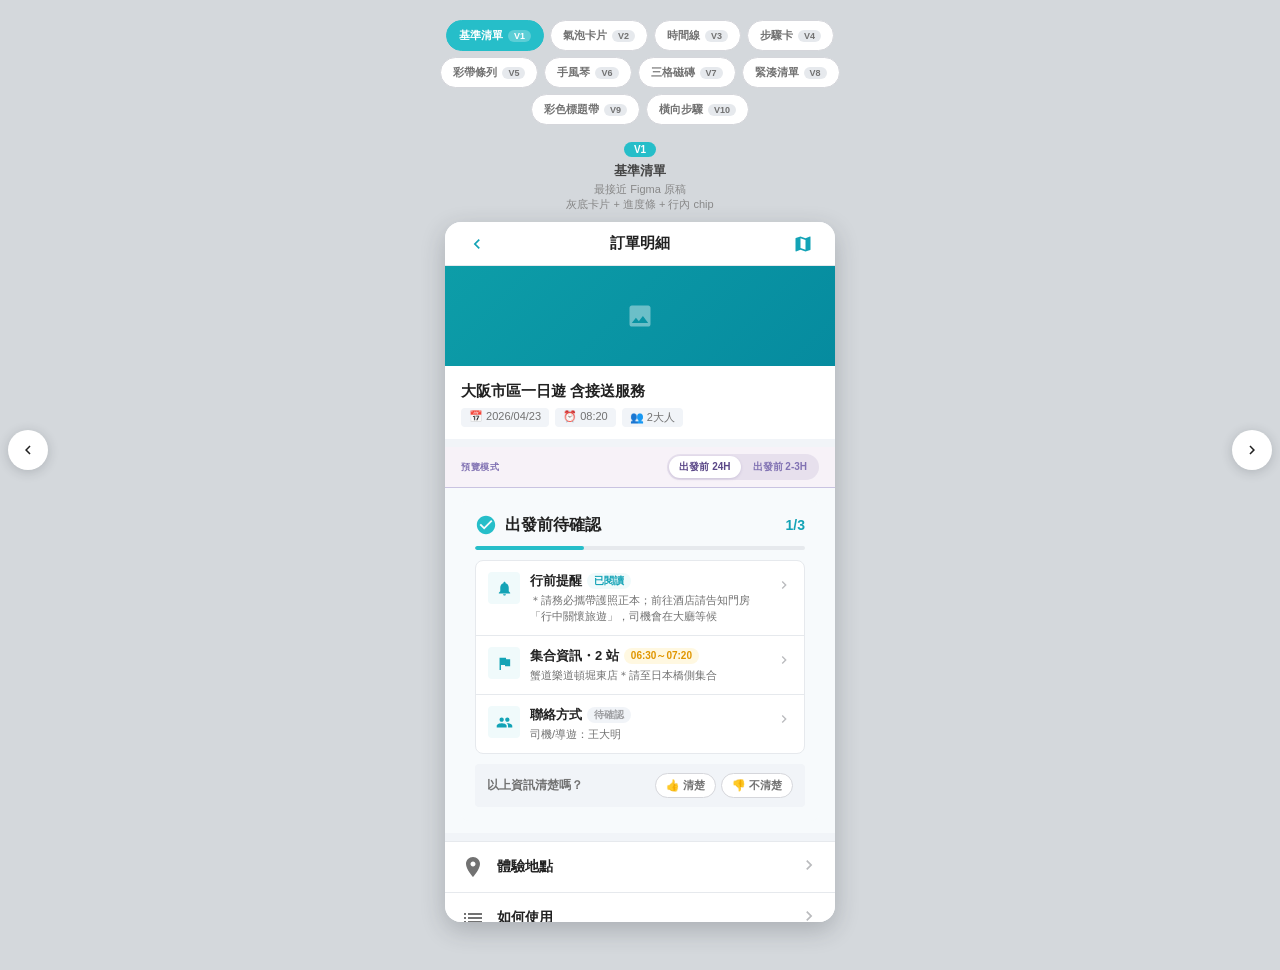
<file: tool-highlight.html>
<!DOCTYPE html>
<html lang="zh-TW">
<head>
<meta charset="UTF-8">
<meta name="viewport" content="width=device-width, initial-scale=1.0">
<title>前出發特化區塊 — 10 種視覺概念</title>
<style>
:root{
  --teal-darker:#068B9F;--teal-dark:#13A3B6;--teal:#26BEC9;
  --teal-btn:#1AB6C1;--teal-light:#ADE6EB;--teal-lighter:#CEF0F3;--teal-bg:#F0FAFB;
  --amber:#FFB400;--amber-dark:#E09600;--amber-light:#FFF8E1;
  --green:#34C759;--green-light:#E8FAF0;
  --purple-4:#8172B3;--purple-5:#6C56A1;--purple-6:#5A4787;--purple-1:#F7F2F8;
  --text:#212121;--text-dark:#727272;--text-med:#9C9DA0;--text-light:#BABBBE;
  --bg-light:#F1F4F8;--bg-lighter:#F7FAFC;--bg-med:#E6E9ED;
  --border:#E6E9ED;--border-light:#D5D6DB;
  --r-xs:2px;--r-sm:4px;--r-md:8px;--r-lg:12px;--r-xl:16px;
  --sh-action:0 1px 4px rgba(38,50,56,.12);
  --sh-fixed:0 2px 24px rgba(38,50,56,.12);
  --sh-raised:0 8px 24px rgba(37,42,49,.24);
}
*{box-sizing:border-box;margin:0;padding:0;-webkit-tap-highlight-color:transparent;}
body{
  background:#d4d8dc;
  font-family:"PingFang TC",-apple-system,BlinkMacSystemFont,sans-serif;
  min-height:100vh;display:flex;flex-direction:column;align-items:center;
  padding:20px 16px 48px;
}

/* ────── Carousel ────── */
.carousel-nav{
  display:flex;gap:6px;margin-bottom:14px;justify-content:center;flex-wrap:wrap;
  max-width:420px;width:100%;
}
.nav-tab{
  display:flex;align-items:center;gap:5px;padding:7px 12px;border-radius:100px;
  font-size:11px;font-weight:700;cursor:pointer;white-space:nowrap;
  border:1.5px solid var(--border-light);background:white;color:var(--text-dark);
  transition:.2s;user-select:none;
}
.nav-tab .tb{background:var(--bg-med);color:var(--text-dark);
  font-size:9px;font-weight:800;padding:1px 6px;border-radius:100px;transition:.2s;}
.nav-tab.active{background:var(--teal);border-color:var(--teal);color:white;}
.nav-tab.active .tb{background:rgba(255,255,255,.25);color:white;}
.carr-arrow{
  position:fixed;top:50%;transform:translateY(-50%);
  width:40px;height:40px;border-radius:50%;background:white;border:none;cursor:pointer;
  display:flex;align-items:center;justify-content:center;
  box-shadow:0 2px 12px rgba(37,42,49,.2);color:var(--text);z-index:100;transition:.15s;
}
.carr-arrow:hover{background:var(--teal-bg);color:var(--teal-dark);}
.carr-arrow.L{left:8px;} .carr-arrow.R{right:8px;}
.carr-arrow svg{width:18px;height:18px;}

/* ────── Phone frame ────── */
.phone{width:100%;max-width:390px;display:none;}
.phone.visible{display:block;}
.phone-label{text-align:center;margin-bottom:10px;}
.badge{display:inline-block;background:var(--teal);color:white;font-size:10px;font-weight:700;
  padding:2px 10px;border-radius:100px;margin-bottom:5px;}
.pname{font-size:13px;font-weight:700;color:#444;}
.pdesc{font-size:11px;color:#888;margin-top:2px;line-height:15px;}
.screen{
  background:var(--bg-lighter);border-radius:16px;overflow:hidden;
  box-shadow:var(--sh-raised);position:relative;
}
.scroll-area{overflow-y:auto;max-height:700px;overscroll-behavior:contain;}

/* ────── Order chrome (shared) ────── */
.navbar{
  background:white;height:44px;display:flex;align-items:center;padding:0 16px;
  border-bottom:.5px solid var(--border);position:sticky;top:0;z-index:10;
}
.nb-icon{width:32px;height:32px;display:flex;align-items:center;justify-content:center;color:var(--teal-dark);}
.nb-icon svg{width:20px;height:20px;}
.nb-title{flex:1;text-align:center;font-size:15px;font-weight:600;color:var(--text);}
.product-img-ph{
  width:100%;height:100px;
  background:linear-gradient(135deg,#0d9da8,#068B9F);
  display:flex;align-items:center;justify-content:center;
}
.product-img-ph svg{width:28px;height:28px;color:rgba(255,255,255,.4);}
.product-header{background:white;padding:14px 16px 12px;}
.product-title{font-size:15px;font-weight:700;color:var(--text);line-height:22px;}
.product-meta{display:flex;flex-wrap:wrap;gap:6px;margin-top:6px;}
.meta-tag{background:var(--bg-light);border-radius:var(--r-sm);padding:2px 8px;font-size:11px;color:var(--text-dark);}
.gap8{height:8px;background:var(--bg-light);}

/* Mode toggle banner (prototype tool) */
.mode-banner{
  display:flex;align-items:center;justify-content:space-between;
  padding:7px 16px;background:var(--purple-1);border-bottom:.5px solid #C9C3E1;
}
.mb-label{font-size:9px;font-weight:800;color:var(--purple-4);letter-spacing:.6px;text-transform:uppercase;}
.mb-toggle{display:flex;background:rgba(90,71,135,.1);border-radius:100px;padding:2px;gap:2px;}
.mb-btn{padding:4px 10px;border-radius:100px;font-size:10px;font-weight:700;color:var(--purple-4);cursor:pointer;transition:.15s;}
.mb-btn.active{background:white;color:var(--purple-6);box-shadow:0 1px 3px rgba(90,71,135,.2);}

/* Tool card rows */
.tool-card{background:white;border-top:.5px solid var(--border);}
.tool-row{
  display:flex;align-items:center;gap:12px;
  padding:13px 16px;border-bottom:.5px solid var(--border);
}
.tool-row:last-child{border-bottom:none;}
.tr-ic{width:24px;height:24px;flex-shrink:0;color:var(--text-dark);}
.tr-ic svg{width:24px;height:24px;}
.tr-lb{font-size:14px;font-weight:600;color:var(--text);flex:1;}
.tr-ar{color:var(--text-light);}
.tr-ar svg{width:20px;height:20px;}

/* ────── Detail overlay ────── */
.detail-overlay{
  position:absolute;top:0;left:0;right:0;bottom:0;
  background:var(--bg-lighter);
  transform:translateX(100%);
  transition:transform .28s cubic-bezier(.4,0,.2,1);
  z-index:20;display:flex;flex-direction:column;
}
.detail-overlay.open{transform:translateX(0);}
.detail-nav{
  background:white;height:44px;display:flex;align-items:center;padding:0 16px;
  border-bottom:.5px solid var(--border);flex-shrink:0;
}
.detail-back{width:32px;height:32px;display:flex;align-items:center;justify-content:center;
  cursor:pointer;color:var(--teal-dark);}
.detail-back svg{width:22px;height:22px;}
.detail-title-text{flex:1;text-align:center;font-size:15px;font-weight:600;color:var(--text);}
.detail-spacer{width:32px;}
.detail-scroll{flex:1;overflow-y:auto;}
.detail-body{padding:16px;display:flex;flex-direction:column;gap:10px;}
.d-card{background:white;border-radius:var(--r-md);overflow:hidden;}
.d-map{width:100%;height:130px;background:linear-gradient(135deg,#d1ebd1,#a8d5a8);
  display:flex;align-items:center;justify-content:center;font-size:28px;}
.d-rows{display:flex;flex-direction:column;}
.d-row{display:flex;gap:10px;padding:12px 16px;border-bottom:.5px solid var(--border);}
.d-row:last-child{border-bottom:none;}
.d-row-ic{width:18px;height:18px;flex-shrink:0;margin-top:2px;color:var(--teal-dark);}
.d-row-ic svg{width:18px;height:18px;}
.d-row-content{}
.d-row-label{font-size:11px;color:var(--text-med);margin-bottom:2px;}
.d-row-value{font-size:14px;font-weight:500;color:var(--text);line-height:20px;}
.d-person-row{display:flex;align-items:center;gap:12px;padding:14px 16px;}
.d-avatar{width:44px;height:44px;border-radius:50%;flex-shrink:0;
  background:var(--teal-lighter);display:flex;align-items:center;justify-content:center;
  font-size:17px;font-weight:700;color:var(--teal-dark);}
.d-person-name{font-size:15px;font-weight:700;color:var(--text);}
.d-person-role{font-size:12px;color:var(--text-dark);margin-top:2px;}
.d-text{padding:12px 16px;font-size:14px;color:var(--text);line-height:22px;}
.d-remind-list{display:flex;flex-direction:column;gap:0;}
.d-remind-item{display:flex;gap:10px;padding:11px 16px;border-bottom:.5px solid var(--border);}
.d-remind-item:last-child{border-bottom:none;}
.d-remind-ic{width:18px;height:18px;flex-shrink:0;margin-top:2px;color:var(--teal);}
.d-remind-ic svg{width:18px;height:18px;}
.d-remind-text{font-size:13px;color:var(--text);line-height:20px;}
.detail-bottom-cta{
  padding:10px 16px 18px;background:white;border-top:.5px solid var(--border);
  flex-shrink:0;display:flex;gap:8px;
}
.cta-primary{
  flex:1;height:44px;border-radius:var(--r-md);border:none;
  background:var(--teal-btn);color:white;
  font-size:14px;font-weight:700;cursor:pointer;
  display:flex;align-items:center;justify-content:center;gap:6px;
}
.cta-secondary{
  flex:1;height:44px;border-radius:var(--r-md);
  border:1.5px solid var(--border-light);background:white;
  color:var(--text);font-size:14px;font-weight:600;cursor:pointer;
  display:flex;align-items:center;justify-content:center;gap:6px;
}
.cta-primary svg,.cta-secondary svg{width:16px;height:16px;}

/* ────── Animations ────── */
@keyframes fsUp{from{opacity:0;transform:translateY(6px)}to{opacity:1;transform:translateY(0)}}
.anim-in{animation:fsUp .22s ease forwards;}

/* ═══════════════════════════════════════════════
   V1 — 基準清單  (faithful to Figma)
═══════════════════════════════════════════════ */
.v1-wrap{padding:12px 16px;}
.v1-card{background:var(--bg-lighter);border-radius:var(--r-md);padding:14px;
  display:flex;flex-direction:column;gap:10px;}
.v1-hd{display:flex;align-items:center;gap:8px;}
.v1-hd-ic{width:22px;height:22px;flex-shrink:0;color:var(--teal);}
.v1-hd-ic svg{width:22px;height:22px;}
.v1-hd-title{font-size:16px;font-weight:700;color:var(--text);flex:1;}
.v1-hd-count{font-size:14px;font-weight:700;color:var(--teal-dark);}
.v1-prog{height:4px;background:var(--bg-med);border-radius:2px;overflow:hidden;}
.v1-prog-fill{height:100%;background:var(--teal);border-radius:2px;width:33%;}
.v1-rows{background:white;border-radius:var(--r-md);overflow:hidden;
  border:.5px solid var(--border);}
.v1-row{display:flex;align-items:flex-start;gap:10px;padding:11px 12px;
  cursor:pointer;border-bottom:.5px solid var(--border);transition:background .12s;}
.v1-row:last-child{border-bottom:none;}
.v1-row:active{background:var(--bg-lighter);}
.v1-ri{width:32px;height:32px;border-radius:var(--r-sm);flex-shrink:0;
  display:flex;align-items:center;justify-content:center;background:var(--teal-bg);}
.v1-ri svg{width:17px;height:17px;color:var(--teal-dark);}
.v1-rc{flex:1;min-width:0;}
.v1-rt{display:flex;align-items:center;gap:5px;margin-bottom:2px;}
.v1-title{font-size:13px;font-weight:700;color:var(--text);}
.v1-chip{padding:1px 7px;border-radius:100px;font-size:10px;font-weight:700;flex-shrink:0;}
.v1-chip.done{background:var(--teal-bg);color:var(--teal-dark);}
.v1-chip.pend{background:var(--bg-light);color:var(--text-med);}
.v1-chip.act{background:var(--amber-light);color:var(--amber-dark);}
.v1-sub{font-size:11px;color:var(--text-dark);line-height:16px;
  display:-webkit-box;-webkit-line-clamp:2;-webkit-box-orient:vertical;overflow:hidden;}
.v1-ra{color:var(--text-light);flex-shrink:0;margin-top:5px;}
.v1-ra svg{width:16px;height:16px;}
/* 2-3H CTAs */
.v1-cta{display:none;margin-top:7px;}
.mode-2h .v1-cta{display:flex;flex-wrap:wrap;gap:6px;animation:fsUp .2s ease;}
.v1-cta-pill{
  display:inline-flex;align-items:center;gap:4px;
  padding:5px 10px;border-radius:100px;font-size:11px;font-weight:700;cursor:pointer;
}
.v1-cta-pill.p{background:var(--teal-btn);color:white;border:none;}
.v1-cta-pill.g{background:white;border:1.5px solid var(--border-light);color:var(--text);}
.v1-cta-pill svg{width:12px;height:12px;}
/* Feedback */
.v1-fb{display:flex;align-items:center;justify-content:space-between;
  padding:9px 12px;background:var(--bg-light);border-radius:var(--r-sm);}
.v1-fb-q{font-size:12px;font-weight:600;color:var(--text-dark);}
.v1-fb-btns{display:flex;gap:5px;}
.v1-fb-btn{display:flex;align-items:center;gap:3px;padding:4px 10px;border-radius:100px;
  font-size:11px;font-weight:700;border:1.5px solid var(--border-light);
  background:white;color:var(--text-dark);cursor:pointer;transition:.12s;}
.v1-fb-btn.voted{background:var(--teal-bg);border-color:var(--teal-light);color:var(--teal-dark);}

/* ═══════════════════════════════════════════════
   V2 — 氣泡卡片  (Bubble Cards)
═══════════════════════════════════════════════ */
.v2-wrap{padding:12px 16px 4px;}
.v2-hd{display:flex;align-items:center;justify-content:space-between;margin-bottom:10px;}
.v2-hd-left{display:flex;align-items:center;gap:8px;}
.v2-hd-title{font-size:15px;font-weight:700;color:var(--text);}
.v2-badge{background:var(--teal);color:white;font-size:12px;font-weight:700;
  padding:2px 10px;border-radius:100px;}
.v2-cards{display:flex;flex-direction:column;gap:8px;margin-bottom:12px;}
.v2-card{background:white;border-radius:var(--r-md);overflow:hidden;
  box-shadow:var(--sh-action);cursor:pointer;transition:box-shadow .12s;}
.v2-card:active{box-shadow:none;}
.v2-card-top{display:flex;align-items:flex-start;gap:10px;padding:12px 12px 8px;}
.v2-ico{width:40px;height:40px;border-radius:var(--r-md);flex-shrink:0;
  display:flex;align-items:center;justify-content:center;}
.v2-ico svg{width:20px;height:20px;}
.v2-ico.teal{background:var(--teal-bg);color:var(--teal-dark);}
.v2-ico.amber{background:var(--amber-light);color:var(--amber-dark);}
.v2-ico.purple{background:var(--purple-1);color:var(--purple-4);}
.v2-card-info{flex:1;min-width:0;padding-top:2px;}
.v2-card-title{font-size:14px;font-weight:700;color:var(--text);}
.v2-card-sub{font-size:12px;color:var(--text-dark);margin-top:2px;
  white-space:nowrap;overflow:hidden;text-overflow:ellipsis;}
.v2-status{padding:3px 8px;border-radius:var(--r-sm);font-size:10px;font-weight:700;flex-shrink:0;}
.v2-status.done{background:var(--teal-lighter);color:var(--teal-dark);}
.v2-status.pend{background:var(--bg-light);color:var(--text-med);}
.v2-status.act{background:var(--amber-light);color:var(--amber-dark);}
.v2-preview{padding:0 12px 8px 62px;font-size:11px;color:var(--text-dark);line-height:16px;
  display:-webkit-box;-webkit-line-clamp:2;-webkit-box-orient:vertical;overflow:hidden;}
.v2-card-foot{
  display:flex;align-items:center;justify-content:flex-end;
  padding:6px 12px 10px;color:var(--text-light);}
.v2-card-foot svg{width:16px;height:16px;}
/* 2-3H CTAs */
.v2-cta-row{display:none;border-top:.5px solid var(--border);padding:8px 12px;gap:6px;}
.mode-2h .v2-cta-row{display:flex;animation:fsUp .2s ease;}
.v2-cta-btn{flex:1;height:34px;border-radius:var(--r-sm);font-size:12px;font-weight:700;
  cursor:pointer;display:flex;align-items:center;justify-content:center;gap:4px;}
.v2-cta-btn svg{width:13px;height:13px;}
.v2-cta-btn.p{background:var(--teal-btn);color:white;border:none;}
.v2-cta-btn.g{background:transparent;border:1.5px solid var(--border-light);color:var(--text);}
/* Feedback */
.v2-fb{padding:4px 0 12px;display:flex;align-items:center;justify-content:center;gap:8px;}
.v2-fb-text{font-size:12px;font-weight:600;color:var(--text-dark);}
.v2-fb-btn{display:flex;align-items:center;gap:3px;padding:5px 12px;border-radius:100px;
  font-size:12px;font-weight:700;border:1.5px solid var(--border-light);
  background:white;color:var(--text-dark);cursor:pointer;}
.v2-fb-btn.voted{background:var(--teal-bg);border-color:var(--teal-light);color:var(--teal-dark);}

/* ═══════════════════════════════════════════════
   V3 — 時間線  (Vertical Timeline)
═══════════════════════════════════════════════ */
.v3-wrap{background:white;padding:14px 16px 0;}
.v3-hd{display:flex;align-items:center;gap:8px;padding-bottom:12px;border-bottom:.5px solid var(--border);}
.v3-hd-ic{width:20px;height:20px;color:var(--teal-dark);}
.v3-hd-ic svg{width:20px;height:20px;}
.v3-hd-title{font-size:15px;font-weight:700;color:var(--text);flex:1;}
.v3-hd-count{font-size:13px;font-weight:700;color:var(--text-dark);}
.v3-hd-done{color:var(--teal-dark);}
.v3-timeline{padding:12px 0 0;}
.v3-item{display:flex;gap:0;}
.v3-left{width:48px;flex-shrink:0;display:flex;flex-direction:column;align-items:center;}
.v3-dot{width:32px;height:32px;border-radius:50%;display:flex;align-items:center;
  justify-content:center;flex-shrink:0;z-index:1;transition:.3s;}
.v3-dot.done{background:var(--teal);}
.v3-dot.act{background:white;border:2px solid var(--teal);}
.v3-dot.pend{background:white;border:2px solid var(--border-light);}
.v3-dot svg{width:16px;height:16px;}
.v3-dot.done svg{color:white;}
.v3-dot.act svg{color:var(--teal);}
.v3-dot.pend svg{color:var(--text-light);}
.v3-line{width:2px;flex:1;background:var(--border-light);min-height:16px;}
.v3-item:last-child .v3-line{background:transparent;}
.v3-right{flex:1;padding-bottom:16px;padding-top:4px;cursor:pointer;}
.v3-r-top{display:flex;align-items:flex-start;}
.v3-r-main{flex:1;}
.v3-r-title{font-size:14px;font-weight:700;color:var(--text);margin-bottom:2px;}
.v3-r-meta{font-size:12px;color:var(--text-dark);margin-bottom:3px;}
.v3-r-preview{font-size:11px;color:var(--text-med);line-height:16px;
  display:-webkit-box;-webkit-line-clamp:2;-webkit-box-orient:vertical;overflow:hidden;}
.v3-r-arrow{width:28px;display:flex;align-items:center;justify-content:flex-end;
  padding-top:2px;color:var(--text-light);}
.v3-r-arrow svg{width:16px;height:16px;}
/* 2-3H CTAs */
.v3-cta{display:none;margin-top:8px;}
.mode-2h .v3-cta{display:flex;flex-wrap:wrap;gap:6px;animation:fsUp .2s ease;}
.v3-cta-btn{display:inline-flex;align-items:center;gap:4px;
  padding:6px 12px;border-radius:100px;font-size:11px;font-weight:700;cursor:pointer;}
.v3-cta-btn svg{width:13px;height:13px;}
.v3-cta-btn.p{background:var(--teal-btn);color:white;border:none;}
.v3-cta-btn.g{background:white;border:1.5px solid var(--border-light);color:var(--text);}
/* Feedback */
.v3-fb{border-top:.5px solid var(--border);padding:10px 0 14px;
  display:flex;align-items:center;justify-content:center;gap:8px;}
.v3-fb-text{font-size:12px;font-weight:600;color:var(--text-dark);}
.v3-fb-btn{padding:4px 10px;border-radius:100px;font-size:11px;font-weight:700;
  border:1.5px solid var(--border-light);background:white;color:var(--text-dark);cursor:pointer;}
.v3-fb-btn.voted{background:var(--teal-bg);border-color:var(--teal-light);color:var(--teal-dark);}

/* ═══════════════════════════════════════════════
   V4 — 步驟卡  (Numbered Steps + Ring Progress)
═══════════════════════════════════════════════ */
.v4-wrap{padding:12px 16px;}
.v4-card{background:white;border-radius:var(--r-md);overflow:hidden;box-shadow:var(--sh-action);}
.v4-hd{display:flex;align-items:center;justify-content:space-between;
  padding:14px 16px;border-bottom:.5px solid var(--border);}
.v4-hd-left{display:flex;align-items:center;gap:8px;}
.v4-hd-title{font-size:15px;font-weight:700;color:var(--text);}
.v4-ring-wrap{position:relative;width:40px;height:40px;flex-shrink:0;}
.v4-ring-svg{transform:rotate(-90deg);overflow:visible;}
.v4-ring-track{fill:none;stroke:var(--bg-med);stroke-width:3.5;}
.v4-ring-fill{fill:none;stroke:var(--teal);stroke-width:3.5;stroke-linecap:round;
  transition:stroke-dashoffset .5s ease;}
.v4-ring-label{position:absolute;top:50%;left:50%;transform:translate(-50%,-50%);
  font-size:10px;font-weight:800;color:var(--text);text-align:center;line-height:1.2;}
.v4-steps{}
.v4-step{display:flex;gap:12px;padding:12px 16px;border-bottom:.5px solid var(--border);
  cursor:pointer;transition:background .12s;}
.v4-step:last-child{border-bottom:none;}
.v4-step:active{background:var(--bg-lighter);}
.v4-step-num{width:36px;height:36px;border-radius:50%;flex-shrink:0;
  display:flex;align-items:center;justify-content:center;font-size:14px;font-weight:800;transition:.3s;}
.v4-step-num.done{background:var(--teal);color:white;}
.v4-step-num.act{background:var(--teal-bg);color:var(--teal-dark);border:2px solid var(--teal);}
.v4-step-num.pend{background:var(--bg-light);color:var(--text-light);}
.v4-step-num svg{width:18px;height:18px;}
.v4-sc{flex:1;min-width:0;padding-top:4px;}
.v4-s-title{font-size:14px;font-weight:700;color:var(--text);margin-bottom:2px;}
.v4-s-meta{font-size:12px;color:var(--text-dark);margin-bottom:2px;}
.v4-s-preview{font-size:11px;color:var(--text-med);line-height:16px;
  display:-webkit-box;-webkit-line-clamp:2;-webkit-box-orient:vertical;overflow:hidden;}
.v4-sa{display:flex;flex-direction:column;align-items:flex-end;justify-content:flex-start;padding-top:6px;}
.v4-sa svg{width:16px;height:16px;color:var(--text-light);}
/* 2-3H CTAs */
.v4-cta{display:none;margin-top:8px;}
.mode-2h .v4-cta{display:flex;gap:6px;animation:fsUp .2s ease;}
.v4-cta-btn{flex:1;height:34px;border-radius:var(--r-sm);
  font-size:12px;font-weight:700;cursor:pointer;
  display:flex;align-items:center;justify-content:center;gap:4px;}
.v4-cta-btn svg{width:13px;height:13px;}
.v4-cta-btn.p{background:var(--teal-btn);color:white;border:none;}
.v4-cta-btn.g{background:transparent;border:1.5px solid var(--border-light);color:var(--text);}
.v4-foot{padding:10px 16px 12px;border-top:.5px solid var(--border);
  display:flex;align-items:center;justify-content:center;gap:8px;}
.v4-foot-text{font-size:12px;font-weight:600;color:var(--text-dark);}
.v4-foot-btn{padding:4px 10px;border-radius:100px;font-size:11px;font-weight:700;
  border:1.5px solid var(--border-light);background:white;color:var(--text-dark);cursor:pointer;}
.v4-foot-btn.voted{background:var(--teal-bg);border-color:var(--teal-light);color:var(--teal-dark);}

/* ═══════════════════════════════════════════════
   V5 — 彩帶條列  (Accent Stripe Rows)
═══════════════════════════════════════════════ */
.v5-wrap{background:white;padding:14px 16px;}
.v5-hd{display:flex;align-items:center;gap:8px;margin-bottom:14px;}
.v5-hd-title{font-size:15px;font-weight:700;color:var(--text);flex:1;}
.v5-dots{display:flex;align-items:center;gap:4px;}
.v5-dot{height:8px;border-radius:4px;transition:.3s;}
.v5-dot.done{width:8px;background:var(--teal);}
.v5-dot.act{width:20px;background:var(--teal-btn);}
.v5-dot.pend{width:8px;background:var(--border-light);}
.v5-rows{display:flex;flex-direction:column;gap:8px;margin-bottom:14px;}
.v5-row{border-radius:var(--r-md);overflow:hidden;cursor:pointer;transition:opacity .12s;}
.v5-row:active{opacity:.9;}
.v5-row-inner{display:flex;}
.v5-accent{width:4px;flex-shrink:0;}
.v5-accent.done{background:var(--teal);}
.v5-accent.act{background:var(--teal-btn);}
.v5-accent.pend{background:var(--border-light);}
.v5-row-bg{
  flex:1;padding:10px 12px;
  display:flex;align-items:center;gap:10px;
}
.v5-row-bg.done{background:var(--teal-bg);border:.5px solid var(--teal-lighter);border-left:none;}
.v5-row-bg.act{background:white;border:.5px solid var(--border-light);border-left:none;}
.v5-row-bg.pend{background:var(--bg-lighter);border:.5px solid var(--border);border-left:none;}
.v5-ric{width:28px;height:28px;flex-shrink:0;display:flex;align-items:center;justify-content:center;}
.v5-ric svg{width:20px;height:20px;}
.v5-ric.done{color:var(--teal-dark);}
.v5-ric.act{color:var(--teal-btn);}
.v5-ric.pend{color:var(--text-light);}
.v5-rc{flex:1;min-width:0;}
.v5-r-title{font-size:13px;font-weight:700;color:var(--text);}
.v5-r-meta{font-size:11px;color:var(--text-dark);margin-top:1px;
  white-space:nowrap;overflow:hidden;text-overflow:ellipsis;}
.v5-r-arr{color:var(--text-light);}
.v5-r-arr svg{width:16px;height:16px;}
/* 2-3H CTAs */
.v5-cta-area{
  display:none;padding:6px 10px 8px 42px;gap:6px;
  background:inherit;border-top:.5px solid rgba(0,0,0,.05);
}
.v5-row-bg.done .v5-cta-area{background:var(--teal-bg);}
.mode-2h .v5-cta-area{display:flex;flex-wrap:wrap;animation:fsUp .2s ease;}
.v5-cta-chip{display:inline-flex;align-items:center;gap:4px;
  padding:5px 10px;border-radius:100px;font-size:11px;font-weight:700;cursor:pointer;}
.v5-cta-chip svg{width:12px;height:12px;}
.v5-cta-chip.p{background:var(--teal-btn);color:white;border:none;}
.v5-cta-chip.g{background:white;border:1.5px solid var(--border-light);color:var(--text);}
/* Feedback */
.v5-fb{border-top:.5px solid var(--border);padding:10px 0 2px;
  display:flex;align-items:center;justify-content:center;gap:8px;}
.v5-fb-text{font-size:12px;font-weight:600;color:var(--text-dark);}
.v5-fb-btn{padding:4px 10px;border-radius:100px;font-size:11px;font-weight:700;
  border:1.5px solid var(--border-light);background:white;color:var(--text-dark);cursor:pointer;}
.v5-fb-btn.voted{background:var(--teal-bg);border-color:var(--teal-light);color:var(--teal-dark);}

/* ═══════════════════════════════════════════════
   V6 — 手風琴  (Accordion expand / collapse)
═══════════════════════════════════════════════ */
.v6-wrap{background:white;}
.v6-hd{display:flex;align-items:center;justify-content:space-between;
  padding:14px 16px;border-bottom:.5px solid var(--border);}
.v6-hd-title{font-size:15px;font-weight:700;color:var(--text);}
.v6-prog-dots{display:flex;gap:4px;align-items:center;}
.v6-pdot{width:7px;height:7px;border-radius:50%;background:var(--border-light);}
.v6-pdot.done{background:var(--teal);}
.v6-item{border-bottom:.5px solid var(--border);}
.v6-item:last-child{border-bottom:none;}
.v6-item-head{display:flex;align-items:center;gap:10px;padding:12px 16px;cursor:pointer;
  transition:background .12s;}
.v6-item-head:active{background:var(--bg-lighter);}
.v6-item-ic{width:32px;height:32px;border-radius:var(--r-sm);flex-shrink:0;
  display:flex;align-items:center;justify-content:center;background:var(--teal-bg);}
.v6-item-ic svg{width:17px;height:17px;color:var(--teal-dark);}
.v6-item-info{flex:1;min-width:0;}
.v6-item-row1{display:flex;align-items:center;gap:5px;}
.v6-item-title{font-size:13px;font-weight:700;color:var(--text);}
.v6-chip{padding:1px 7px;border-radius:100px;font-size:10px;font-weight:700;}
.v6-chip.done{background:var(--teal-bg);color:var(--teal-dark);}
.v6-chip.pend{background:var(--bg-light);color:var(--text-med);}
.v6-chip.act{background:var(--amber-light);color:var(--amber-dark);}
.v6-item-meta{font-size:11px;color:var(--text-dark);margin-top:1px;}
.v6-arrow{width:24px;height:24px;display:flex;align-items:center;justify-content:center;
  color:var(--text-light);flex-shrink:0;transition:transform .22s;}
.v6-arrow svg{width:16px;height:16px;}
.v6-item.open .v6-arrow{transform:rotate(90deg);}
.v6-body{display:none;padding:0 16px 12px 58px;}
.v6-item.open .v6-body{display:block;animation:fsUp .15s ease;}
.v6-body-text{font-size:12px;color:var(--text-dark);line-height:18px;margin-bottom:8px;}
.v6-cta-row{display:flex;gap:6px;}
.v6-cta-btn{display:inline-flex;align-items:center;gap:4px;padding:6px 12px;border-radius:100px;
  font-size:11px;font-weight:700;cursor:pointer;}
.v6-cta-btn svg{width:12px;height:12px;}
.v6-cta-btn.p{background:var(--teal-btn);color:white;border:none;}
.v6-cta-btn.g{background:white;border:1.5px solid var(--border-light);color:var(--text);}
.v6-inline-cta{display:none;margin-top:5px;flex-wrap:wrap;gap:5px;}
.mode-2h .v6-inline-cta{display:flex;animation:fsUp .2s ease;}
.v6-ibtn{display:inline-flex;align-items:center;gap:3px;padding:4px 9px;border-radius:100px;
  font-size:10px;font-weight:700;cursor:pointer;}
.v6-ibtn svg{width:11px;height:11px;}
.v6-ibtn.p{background:var(--teal-btn);color:white;border:none;}
.v6-ibtn.g{background:white;border:1px solid var(--border-light);color:var(--text);}
.v6-fb{padding:10px 16px 14px;border-top:.5px solid var(--border);
  display:flex;align-items:center;justify-content:center;gap:8px;}
.v6-fb-text{font-size:12px;font-weight:600;color:var(--text-dark);}
.v6-fb-btn{padding:4px 10px;border-radius:100px;font-size:11px;font-weight:700;
  border:1.5px solid var(--border-light);background:white;color:var(--text-dark);cursor:pointer;}
.v6-fb-btn.voted{background:var(--teal-bg);border-color:var(--teal-light);color:var(--teal-dark);}

/* ═══════════════════════════════════════════════
   V7 — 三格磁磚  (3-column Grid Tiles)
═══════════════════════════════════════════════ */
.v7-wrap{padding:14px 16px;}
.v7-hd{display:flex;align-items:center;justify-content:space-between;margin-bottom:12px;}
.v7-hd-title{font-size:15px;font-weight:700;color:var(--text);}
.v7-hd-sub{font-size:12px;color:var(--text-dark);}
.v7-hd-sub span{color:var(--teal-dark);font-weight:700;}
.v7-grid{display:grid;grid-template-columns:repeat(3,1fr);gap:8px;margin-bottom:10px;}
.v7-tile{background:white;border-radius:var(--r-md);overflow:hidden;
  box-shadow:var(--sh-action);cursor:pointer;transition:box-shadow .12s;}
.v7-tile:active{box-shadow:none;}
.v7-tile-icon{height:60px;display:flex;align-items:center;justify-content:center;position:relative;}
.v7-tile-icon.done{background:var(--teal-bg);}
.v7-tile-icon.act{background:var(--amber-light);}
.v7-tile-icon.pend{background:var(--bg-light);}
.v7-tile-icon svg{width:26px;height:26px;}
.v7-tile-icon.done svg{color:var(--teal-dark);}
.v7-tile-icon.act svg{color:var(--amber-dark);}
.v7-tile-icon.pend svg{color:var(--text-light);}
.v7-check{position:absolute;top:6px;right:6px;width:16px;height:16px;border-radius:50%;
  background:var(--teal);display:flex;align-items:center;justify-content:center;}
.v7-check svg{width:10px;height:10px;color:white;}
.v7-tile-body{padding:7px 8px 9px;}
.v7-tile-title{font-size:11px;font-weight:700;color:var(--text);text-align:center;
  line-height:15px;margin-bottom:2px;}
.v7-tile-meta{font-size:9px;color:var(--text-dark);text-align:center;line-height:12px;
  white-space:nowrap;overflow:hidden;text-overflow:ellipsis;}
.v7-cta-grid{display:none;grid-template-columns:repeat(3,1fr);gap:8px;margin-bottom:10px;}
.mode-2h .v7-cta-grid{display:grid;animation:fsUp .2s ease;}
.v7-cta-cell{display:flex;flex-direction:column;gap:4px;}
.v7-cchip{display:flex;align-items:center;justify-content:center;gap:3px;
  padding:5px 4px;border-radius:var(--r-sm);font-size:10px;font-weight:700;cursor:pointer;}
.v7-cchip svg{width:11px;height:11px;}
.v7-cchip.p{background:var(--teal-btn);color:white;border:none;}
.v7-cchip.g{background:transparent;border:1px solid var(--border-light);color:var(--text);}
.v7-fb{display:flex;align-items:center;justify-content:center;gap:8px;padding:4px 0 2px;}
.v7-fb-text{font-size:12px;font-weight:600;color:var(--text-dark);}
.v7-fb-btn{padding:4px 10px;border-radius:100px;font-size:11px;font-weight:700;
  border:1.5px solid var(--border-light);background:white;color:var(--text-dark);cursor:pointer;}
.v7-fb-btn.voted{background:var(--teal-bg);border-color:var(--teal-light);color:var(--teal-dark);}

/* ═══════════════════════════════════════════════
   V8 — 緊湊清單  (Ultra Compact Single-line)
═══════════════════════════════════════════════ */
.v8-wrap{background:white;}
.v8-hd{display:flex;align-items:center;justify-content:space-between;
  padding:12px 16px 10px;border-bottom:.5px solid var(--border);}
.v8-hd-left{display:flex;align-items:center;gap:8px;}
.v8-hd-title{font-size:14px;font-weight:700;color:var(--text);}
.v8-urgent{background:#FFF2F2;color:#D14330;font-size:10px;font-weight:800;
  padding:2px 8px;border-radius:100px;}
.v8-prog{height:3px;background:var(--bg-med);}
.v8-prog-fill{height:100%;background:var(--teal);width:33%;}
.v8-row{display:flex;align-items:center;gap:8px;padding:10px 16px;
  border-bottom:.5px solid var(--border);cursor:pointer;transition:background .12s;}
.v8-row:last-child{border-bottom:none;}
.v8-row:active{background:var(--bg-lighter);}
.v8-ric{width:20px;height:20px;flex-shrink:0;display:flex;align-items:center;justify-content:center;}
.v8-ric svg{width:16px;height:16px;}
.v8-ric.done{color:var(--teal);}
.v8-ric.act{color:var(--amber);}
.v8-ric.pend{color:var(--text-light);}
.v8-title{font-size:13px;font-weight:600;color:var(--text);flex:1;}
.v8-chip{padding:1px 7px;border-radius:100px;font-size:10px;font-weight:700;flex-shrink:0;}
.v8-chip.done{background:var(--teal-bg);color:var(--teal-dark);}
.v8-chip.pend{background:var(--bg-light);color:var(--text-med);}
.v8-chip.act{background:var(--amber-light);color:var(--amber-dark);}
.v8-meta{font-size:11px;color:var(--text-dark);flex-shrink:0;}
.v8-arrow{color:var(--text-light);flex-shrink:0;}
.v8-arrow svg{width:14px;height:14px;}
.v8-cta{display:none;flex-shrink:0;gap:4px;}
.mode-2h .v8-arrow{display:none;}
.mode-2h .v8-cta{display:flex;}
.v8-cbtn{display:inline-flex;align-items:center;gap:3px;padding:4px 8px;
  border-radius:100px;font-size:10px;font-weight:700;cursor:pointer;}
.v8-cbtn svg{width:11px;height:11px;}
.v8-cbtn.p{background:var(--teal-btn);color:white;border:none;}
.v8-cbtn.g{background:transparent;border:1px solid var(--border-light);color:var(--text);}
.v8-fb{padding:10px 16px 14px;border-top:.5px solid var(--border);
  display:flex;align-items:center;justify-content:center;gap:8px;}
.v8-fb-text{font-size:12px;font-weight:600;color:var(--text-dark);}
.v8-fb-btn{padding:4px 10px;border-radius:100px;font-size:11px;font-weight:700;
  border:1.5px solid var(--border-light);background:white;color:var(--text-dark);cursor:pointer;}
.v8-fb-btn.voted{background:var(--teal-bg);border-color:var(--teal-light);color:var(--teal-dark);}

/* ═══════════════════════════════════════════════
   V9 — 彩色標題帶  (Color Band Headers)
═══════════════════════════════════════════════ */
.v9-wrap{padding:12px 16px;}
.v9-outer{background:white;border-radius:var(--r-md);overflow:hidden;box-shadow:var(--sh-action);}
.v9-top{display:flex;align-items:center;justify-content:space-between;
  padding:12px 16px;border-bottom:.5px solid var(--border);}
.v9-top-title{font-size:15px;font-weight:700;color:var(--text);}
.v9-top-sub{font-size:12px;color:var(--text-dark);}
.v9-top-sub span{color:var(--teal-dark);font-weight:700;}
.v9-item{border-bottom:.5px solid var(--border);cursor:pointer;transition:opacity .12s;}
.v9-item:last-child{border-bottom:none;}
.v9-item:active{opacity:.9;}
.v9-band{display:flex;align-items:center;gap:8px;padding:7px 14px;}
.v9-band.done{background:var(--teal-bg);}
.v9-band.act{background:var(--amber-light);}
.v9-band.pend{background:var(--bg-light);}
.v9-band-ic{width:16px;height:16px;flex-shrink:0;}
.v9-band-ic svg{width:16px;height:16px;}
.v9-band-ic.done{color:var(--teal-dark);}
.v9-band-ic.act{color:var(--amber-dark);}
.v9-band-ic.pend{color:var(--text-med);}
.v9-band-label{font-size:11px;font-weight:700;flex:1;}
.v9-band-label.done{color:var(--teal-dark);}
.v9-band-label.act{color:var(--amber-dark);}
.v9-band-label.pend{color:var(--text-dark);}
.v9-band-chip{padding:1px 7px;border-radius:100px;font-size:9px;font-weight:700;}
.v9-band-chip.done{background:var(--teal);color:white;}
.v9-band-chip.act{background:var(--amber);color:white;}
.v9-band-chip.pend{background:var(--border-light);color:var(--text-med);}
.v9-body{padding:10px 14px 12px;display:flex;align-items:flex-start;gap:0;}
.v9-bc{flex:1;}
.v9-bval{font-size:13px;font-weight:600;color:var(--text);margin-bottom:3px;}
.v9-bsub{font-size:11px;color:var(--text-dark);line-height:16px;
  display:-webkit-box;-webkit-line-clamp:2;-webkit-box-orient:vertical;overflow:hidden;}
.v9-barr{color:var(--text-light);flex-shrink:0;padding-top:2px;}
.v9-barr svg{width:16px;height:16px;}
.v9-bcta{display:none;margin-top:8px;}
.mode-2h .v9-bcta{display:flex;gap:6px;flex-wrap:wrap;animation:fsUp .2s ease;}
.v9-cbtn{display:inline-flex;align-items:center;gap:4px;padding:6px 12px;
  border-radius:100px;font-size:11px;font-weight:700;cursor:pointer;}
.v9-cbtn svg{width:12px;height:12px;}
.v9-cbtn.p{background:var(--teal-btn);color:white;border:none;}
.v9-cbtn.g{background:white;border:1.5px solid var(--border-light);color:var(--text);}
.v9-fb{padding:10px 16px 12px;border-top:.5px solid var(--border);
  display:flex;align-items:center;justify-content:center;gap:8px;}
.v9-fb-text{font-size:12px;font-weight:600;color:var(--text-dark);}
.v9-fb-btn{padding:4px 10px;border-radius:100px;font-size:11px;font-weight:700;
  border:1.5px solid var(--border-light);background:white;color:var(--text-dark);cursor:pointer;}
.v9-fb-btn.voted{background:var(--teal-bg);border-color:var(--teal-light);color:var(--teal-dark);}

/* ═══════════════════════════════════════════════
   V10 — 橫向步驟  (Horizontal Step Selector)
═══════════════════════════════════════════════ */
.v10-wrap{background:white;padding:14px 16px;}
.v10-hd{font-size:15px;font-weight:700;color:var(--text);margin-bottom:14px;}
.v10-step-nav{display:flex;align-items:flex-start;}
.v10-col{flex:1;display:flex;flex-direction:column;align-items:center;cursor:pointer;}
.v10-node{width:40px;height:40px;border-radius:50%;
  display:flex;align-items:center;justify-content:center;
  border:2px solid var(--border-light);background:white;transition:.2s;}
.v10-node.done{background:var(--teal);border-color:var(--teal);}
.v10-node.act{background:var(--teal-bg);border-color:var(--teal);}
.v10-node.pend{background:var(--bg-light);border-color:var(--border-light);}
.v10-node.sel{box-shadow:0 0 0 4px var(--teal-lighter);}
.v10-node svg{width:18px;height:18px;}
.v10-node.done svg{color:white;}
.v10-node.act svg{color:var(--teal-dark);}
.v10-node.pend svg{color:var(--text-light);}
.v10-label{font-size:10px;font-weight:600;margin-top:5px;text-align:center;line-height:14px;}
.v10-label.done{color:var(--teal-dark);}
.v10-label.act{color:var(--teal-dark);}
.v10-label.pend{color:var(--text-med);}
.v10-conn{flex:1;height:2px;margin-top:20px;}
.v10-conn.done{background:var(--teal);}
.v10-conn.pend{background:var(--border-light);}
.v10-panel{background:var(--bg-lighter);border-radius:var(--r-md);padding:14px;margin-top:14px;}
.v10-pc{animation:fsUp .18s ease;}
.v10-pr{display:flex;align-items:flex-start;gap:8px;margin-bottom:7px;}
.v10-pr:last-of-type{margin-bottom:0;}
.v10-pric{width:18px;height:18px;flex-shrink:0;margin-top:1px;color:var(--teal-dark);}
.v10-pric svg{width:18px;height:18px;}
.v10-plabel{font-size:11px;color:var(--text-med);}
.v10-pval{font-size:13px;font-weight:600;color:var(--text);line-height:20px;}
.v10-pprev{font-size:12px;color:var(--text-dark);line-height:18px;margin-top:6px;
  display:-webkit-box;-webkit-line-clamp:3;-webkit-box-orient:vertical;overflow:hidden;}
.v10-pnav{display:flex;align-items:center;justify-content:space-between;
  margin-top:10px;padding-top:10px;border-top:.5px solid var(--border-light);}
.v10-plink{font-size:12px;font-weight:600;color:var(--teal-dark);cursor:pointer;
  display:flex;align-items:center;gap:3px;}
.v10-plink svg{width:14px;height:14px;}
.v10-pstatus{font-size:11px;color:var(--text-med);}
.v10-pcta{display:none;margin-top:10px;padding-top:10px;
  border-top:.5px solid var(--border-light);gap:6px;flex-wrap:wrap;}
.mode-2h .v10-pcta{display:flex;animation:fsUp .2s ease;}
.v10-cbtn{display:inline-flex;align-items:center;gap:5px;padding:8px 14px;
  border-radius:var(--r-md);font-size:12px;font-weight:700;cursor:pointer;}
.v10-cbtn svg{width:14px;height:14px;}
.v10-cbtn.p{background:var(--teal-btn);color:white;border:none;}
.v10-cbtn.g{background:white;border:1.5px solid var(--border-light);color:var(--text);}
.v10-fb{border-top:.5px solid var(--border);margin-top:12px;padding-top:10px;
  display:flex;align-items:center;justify-content:center;gap:8px;}
.v10-fb-text{font-size:12px;font-weight:600;color:var(--text-dark);}
.v10-fb-btn{padding:4px 10px;border-radius:100px;font-size:11px;font-weight:700;
  border:1.5px solid var(--border-light);background:white;color:var(--text-dark);cursor:pointer;}
.v10-fb-btn.voted{background:var(--teal-bg);border-color:var(--teal-light);color:var(--teal-dark);}
</style>
</head>
<body>

<!-- ════ SVG Sprite ════ -->
<svg style="display:none" aria-hidden="true">
  <symbol id="ic_arrowLeft" viewBox="0 0 24 24">
    <path d="M15.41 7.41L14 6l-6 6 6 6 1.41-1.41L10.83 12z" fill="currentColor"/>
  </symbol>
  <symbol id="ic_arrowRight" viewBox="0 0 24 24">
    <path d="M8.59 16.58L13.17 12 8.59 7.41 10 6l6 6-6 6-1.41-1.42z" fill="currentColor"/>
  </symbol>
  <symbol id="ic_check" viewBox="0 0 24 24">
    <path d="M9 16.17L4.83 12l-1.42 1.41L9 19 21 7l-1.41-1.41z" fill="currentColor"/>
  </symbol>
  <symbol id="ic_checkCircle" viewBox="0 0 24 24">
    <path d="M12 2C6.48 2 2 6.48 2 12s4.48 10 10 10 10-4.48 10-10S17.52 2 12 2zm-2 15l-5-5 1.41-1.41L10 14.17l7.59-7.59L19 8l-9 9z" fill="currentColor"/>
  </symbol>
  <symbol id="ic_bell" viewBox="0 0 24 24">
    <path d="M12 22c1.1 0 2-.9 2-2h-4c0 1.1.9 2 2 2zm6-6v-5c0-3.07-1.64-5.64-4.5-6.32V4c0-.83-.67-1.5-1.5-1.5s-1.5.67-1.5 1.5v.68C7.63 5.36 6 7.92 6 11v5l-2 2v1h16v-1l-2-2z" fill="currentColor"/>
  </symbol>
  <symbol id="ic_flag" viewBox="0 0 24 24">
    <path d="M14.4 6L14 4H5v17h2v-7h5.6l.4 2h7V6z" fill="currentColor"/>
  </symbol>
  <symbol id="ic_people" viewBox="0 0 24 24">
    <path d="M16 11c1.66 0 3-1.34 3-3s-1.34-3-3-3-3 1.34-3 3 1.34 3 3 3zm-8 0c1.66 0 3-1.34 3-3S9.66 5 8 5 5 6.34 5 8s1.34 3 3 3zm0 2c-2.33 0-7 1.17-7 3.5V19h14v-2.5c0-2.33-4.67-3.5-7-3.5zm8 0c-.29 0-.62.02-.97.05 1.16.84 1.97 1.97 1.97 3.45V19h6v-2.5c0-2.33-4.67-3.5-7-3.5z" fill="currentColor"/>
  </symbol>
  <symbol id="ic_location" viewBox="0 0 24 24">
    <path d="M12 2C8.13 2 5 5.13 5 9c0 5.25 7 13 7 13s7-7.75 7-13c0-3.87-3.13-7-7-7zm0 9.5c-1.38 0-2.5-1.12-2.5-2.5S10.62 6.5 12 6.5s2.5 1.12 2.5 2.5S13.38 11.5 12 11.5z" fill="currentColor"/>
  </symbol>
  <symbol id="ic_clock" viewBox="0 0 24 24">
    <path d="M11.99 2C6.47 2 2 6.48 2 12s4.47 10 9.99 10C17.52 22 22 17.52 22 12S17.52 2 11.99 2zM12 20c-4.42 0-8-3.58-8-8s3.58-8 8-8 8 3.58 8 8-3.58 8-8 8zm.5-13H11v6l5.25 3.15.75-1.23-4.5-2.67V7z" fill="currentColor"/>
  </symbol>
  <symbol id="ic_call" viewBox="0 0 24 24">
    <path d="M6.62 10.79c1.44 2.83 3.76 5.14 6.59 6.59l2.2-2.2c.27-.27.67-.36 1.02-.24 1.12.37 2.33.57 3.57.57.55 0 1 .45 1 1V20c0 .55-.45 1-1 1-9.39 0-17-7.61-17-17 0-.55.45-1 1-1h3.5c.55 0 1 .45 1 1 0 1.25.2 2.45.57 3.57.11.35.03.74-.25 1.01l-2.2 2.21z" fill="currentColor"/>
  </symbol>
  <symbol id="ic_message" viewBox="0 0 24 24">
    <path d="M20 2H4c-1.1 0-2 .9-2 2v18l4-4h14c1.1 0 2-.9 2-2V4c0-1.1-.9-2-2-2z" fill="currentColor"/>
  </symbol>
  <symbol id="ic_navigate" viewBox="0 0 24 24">
    <path d="M12 2L4.5 20.29l.71.71L12 18l6.79 3 .71-.71z" fill="currentColor"/>
  </symbol>
  <symbol id="ic_map" viewBox="0 0 24 24">
    <path d="M20.5 3l-.16.03L15 5.1 9 3 3.36 4.9c-.21.07-.36.25-.36.48V20.5c0 .28.22.5.5.5l.16-.03L9 18.9l6 2.1 5.64-1.9c.21-.07.36-.25.36-.48V3.5c0-.28-.22-.5-.5-.5zM15 19l-6-2.11V5l6 2.11V19z" fill="currentColor"/>
  </symbol>
  <symbol id="ic_listview" viewBox="0 0 24 24">
    <path d="M3 13h2v-2H3v2zm0 4h2v-2H3v2zm0-8h2V7H3v2zm4 4h14v-2H7v2zm0 4h14v-2H7v2zM7 7v2h14V7H7z" fill="currentColor"/>
  </symbol>
  <symbol id="ic_image" viewBox="0 0 24 24">
    <path d="M21 19V5c0-1.1-.9-2-2-2H5c-1.1 0-2 .9-2 2v14c0 1.1.9 2 2 2h14c1.1 0 2-.9 2-2zM8.5 13.5l2.5 3.01L14.5 12l4.5 6H5l3.5-4.5z" fill="currentColor"/>
  </symbol>
</svg>

<!-- ════ Carousel Nav ════ -->
<div class="carousel-nav">
  <div class="nav-tab active" id="tab-0" onclick="showPhone(0)"><span>基準清單</span><span class="tb">V1</span></div>
  <div class="nav-tab" id="tab-1" onclick="showPhone(1)"><span>氣泡卡片</span><span class="tb">V2</span></div>
  <div class="nav-tab" id="tab-2" onclick="showPhone(2)"><span>時間線</span><span class="tb">V3</span></div>
  <div class="nav-tab" id="tab-3" onclick="showPhone(3)"><span>步驟卡</span><span class="tb">V4</span></div>
  <div class="nav-tab" id="tab-4" onclick="showPhone(4)"><span>彩帶條列</span><span class="tb">V5</span></div>
  <div class="nav-tab" id="tab-5" onclick="showPhone(5)"><span>手風琴</span><span class="tb">V6</span></div>
  <div class="nav-tab" id="tab-6" onclick="showPhone(6)"><span>三格磁磚</span><span class="tb">V7</span></div>
  <div class="nav-tab" id="tab-7" onclick="showPhone(7)"><span>緊湊清單</span><span class="tb">V8</span></div>
  <div class="nav-tab" id="tab-8" onclick="showPhone(8)"><span>彩色標題帶</span><span class="tb">V9</span></div>
  <div class="nav-tab" id="tab-9" onclick="showPhone(9)"><span>橫向步驟</span><span class="tb">V10</span></div>
</div>

<!-- ═══════════════════════════════════════
     PHONE 0 — V1 基準清單
═══════════════════════════════════════ -->
<div class="phone visible" id="phone-0">
  <div class="phone-label">
    <div class="badge">V1</div>
    <div class="pname">基準清單</div>
    <div class="pdesc">最接近 Figma 原稿<br>灰底卡片 + 進度條 + 行內 chip</div>
  </div>
  <div class="screen">
    <div class="scroll-area">
      <div class="navbar">
        <div class="nb-icon"><svg viewBox="0 0 24 24"><use href="#ic_arrowLeft"/></svg></div>
        <div class="nb-title">訂單明細</div>
        <div class="nb-icon"><svg viewBox="0 0 24 24"><use href="#ic_map"/></svg></div>
      </div>
      <div class="product-img-ph"><svg viewBox="0 0 24 24"><use href="#ic_image"/></svg></div>
      <div class="product-header">
        <div class="product-title">大阪市區一日遊 含接送服務</div>
        <div class="product-meta">
          <span class="meta-tag">📅 2026/04/23</span>
          <span class="meta-tag">⏰ 08:20</span>
          <span class="meta-tag">👥 2大人</span>
        </div>
      </div>
      <div class="gap8"></div>
      <!-- Mode Toggle -->
      <div class="mode-banner" id="mode-0">
        <span class="mb-label">預覽模式</span>
        <div class="mb-toggle">
          <span class="mb-btn active" onclick="setMode(0,false)">出發前 24H</span>
          <span class="mb-btn" onclick="setMode(0,true)">出發前 2-3H</span>
        </div>
      </div>
      <!-- V1 Pre-departure card -->
      <div class="v1-wrap pre-wrap-0">
        <div class="v1-card">
          <div class="v1-hd">
            <div class="v1-hd-ic"><svg viewBox="0 0 24 24"><use href="#ic_checkCircle"/></svg></div>
            <div class="v1-hd-title">出發前待確認</div>
            <div class="v1-hd-count">1/3</div>
          </div>
          <div class="v1-prog"><div class="v1-prog-fill"></div></div>
          <div class="v1-rows">
            <!-- Row 1 行前提醒 -->
            <div class="v1-row" onclick="openDetail(0,'remind')">
              <div class="v1-ri"><svg viewBox="0 0 24 24"><use href="#ic_bell"/></svg></div>
              <div class="v1-rc">
                <div class="v1-rt">
                  <span class="v1-title">行前提醒</span>
                  <span class="v1-chip done">已閱讀</span>
                </div>
                <div class="v1-sub">＊請務必攜帶護照正本；前往酒店請告知門房「行中關懷旅遊」，司機會在大廳等候</div>
                <div class="v1-cta">
                  <div class="v1-cta-pills">
                    <button class="v1-cta-pill g"><svg viewBox="0 0 24 24"><use href="#ic_check"/></svg>重新確認</button>
                  </div>
                </div>
              </div>
              <div class="v1-ra"><svg viewBox="0 0 24 24"><use href="#ic_arrowRight"/></svg></div>
            </div>
            <!-- Row 2 集合資訊 -->
            <div class="v1-row" onclick="openDetail(0,'gather')">
              <div class="v1-ri"><svg viewBox="0 0 24 24"><use href="#ic_flag"/></svg></div>
              <div class="v1-rc">
                <div class="v1-rt">
                  <span class="v1-title">集合資訊・2 站</span>
                  <span class="v1-chip act">06:30～07:20</span>
                </div>
                <div class="v1-sub">蟹道樂道頓堀東店＊請至日本橋側集合</div>
                <div class="v1-cta">
                  <div class="v1-cta-pills">
                    <button class="v1-cta-pill p"><svg viewBox="0 0 24 24"><use href="#ic_navigate"/></svg>開啟導航</button>
                  </div>
                </div>
              </div>
              <div class="v1-ra"><svg viewBox="0 0 24 24"><use href="#ic_arrowRight"/></svg></div>
            </div>
            <!-- Row 3 聯絡方式 -->
            <div class="v1-row" onclick="openDetail(0,'contact')">
              <div class="v1-ri"><svg viewBox="0 0 24 24"><use href="#ic_people"/></svg></div>
              <div class="v1-rc">
                <div class="v1-rt">
                  <span class="v1-title">聯絡方式</span>
                  <span class="v1-chip pend">待確認</span>
                </div>
                <div class="v1-sub">司機/導遊：王大明</div>
                <div class="v1-cta">
                  <div class="v1-cta-pills">
                    <button class="v1-cta-pill p"><svg viewBox="0 0 24 24"><use href="#ic_call"/></svg>立即電話</button>
                    <button class="v1-cta-pill g"><svg viewBox="0 0 24 24"><use href="#ic_message"/></svg>傳送訊息</button>
                  </div>
                </div>
              </div>
              <div class="v1-ra"><svg viewBox="0 0 24 24"><use href="#ic_arrowRight"/></svg></div>
            </div>
          </div>
          <div class="v1-fb">
            <span class="v1-fb-q">以上資訊清楚嗎？</span>
            <div class="v1-fb-btns">
              <button class="v1-fb-btn" onclick="voteFb(this)">👍 清楚</button>
              <button class="v1-fb-btn" onclick="voteFb(this)">👎 不清楚</button>
            </div>
          </div>
        </div>
      </div>
      <div class="gap8"></div>
      <div class="tool-card">
        <div class="tool-row"><div class="tr-ic"><svg viewBox="0 0 24 24"><use href="#ic_location"/></svg></div><div class="tr-lb">體驗地點</div><div class="tr-ar"><svg viewBox="0 0 24 24"><use href="#ic_arrowRight"/></svg></div></div>
        <div class="tool-row"><div class="tr-ic"><svg viewBox="0 0 24 24"><use href="#ic_listview"/></svg></div><div class="tr-lb">如何使用</div><div class="tr-ar"><svg viewBox="0 0 24 24"><use href="#ic_arrowRight"/></svg></div></div>
      </div>
    </div>
    <div class="detail-overlay" id="detail-0">
      <div class="detail-nav">
        <div class="detail-back" onclick="closeDetail(0)"><svg viewBox="0 0 24 24"><use href="#ic_arrowLeft"/></svg></div>
        <div class="detail-title-text" id="detail-title-0">詳情</div>
        <div class="detail-spacer"></div>
      </div>
      <div class="detail-scroll"><div class="detail-body" id="detail-body-0"></div></div>
      <div class="detail-bottom-cta" id="detail-cta-0"></div>
    </div>
  </div>
</div>

<!-- ═══════════════════════════════════════
     PHONE 1 — V2 氣泡卡片
═══════════════════════════════════════ -->
<div class="phone" id="phone-1">
  <div class="phone-label">
    <div class="badge">V2</div>
    <div class="pname">氣泡卡片</div>
    <div class="pdesc">每個項目是獨立陰影卡片<br>彩色圖標底 + 右上角狀態 badge</div>
  </div>
  <div class="screen">
    <div class="scroll-area">
      <div class="navbar">
        <div class="nb-icon"><svg viewBox="0 0 24 24"><use href="#ic_arrowLeft"/></svg></div>
        <div class="nb-title">訂單明細</div>
        <div class="nb-icon"><svg viewBox="0 0 24 24"><use href="#ic_map"/></svg></div>
      </div>
      <div class="product-img-ph"><svg viewBox="0 0 24 24"><use href="#ic_image"/></svg></div>
      <div class="product-header">
        <div class="product-title">大阪市區一日遊 含接送服務</div>
        <div class="product-meta">
          <span class="meta-tag">📅 2026/04/23</span>
          <span class="meta-tag">⏰ 08:20</span>
          <span class="meta-tag">👥 2大人</span>
        </div>
      </div>
      <div class="gap8"></div>
      <div class="mode-banner" id="mode-1">
        <span class="mb-label">預覽模式</span>
        <div class="mb-toggle">
          <span class="mb-btn active" onclick="setMode(1,false)">出發前 24H</span>
          <span class="mb-btn" onclick="setMode(1,true)">出發前 2-3H</span>
        </div>
      </div>
      <div class="v2-wrap pre-wrap-1">
        <div class="v2-hd">
          <div class="v2-hd-left">
            <div class="v2-hd-title">出發前待確認</div>
          </div>
          <div class="v2-badge">1 / 3</div>
        </div>
        <div class="v2-cards">
          <!-- Card 1 -->
          <div class="v2-card" onclick="openDetail(1,'remind')">
            <div class="v2-card-top">
              <div class="v2-ico teal"><svg viewBox="0 0 24 24"><use href="#ic_bell"/></svg></div>
              <div class="v2-card-info">
                <div class="v2-card-title">行前提醒</div>
                <div class="v2-card-sub">供應商個人化備註 · 已閱讀</div>
              </div>
              <div class="v2-status done">已閱讀</div>
            </div>
            <div class="v2-preview">＊請務必攜帶護照正本；前往酒店請告知門房「行中關懷旅遊」</div>
            <div class="v2-cta-row">
              <button class="v2-cta-btn g"><svg viewBox="0 0 24 24"><use href="#ic_check"/></svg>重新確認</button>
            </div>
            <div class="v2-card-foot"><svg viewBox="0 0 24 24"><use href="#ic_arrowRight"/></svg></div>
          </div>
          <!-- Card 2 -->
          <div class="v2-card" onclick="openDetail(1,'gather')">
            <div class="v2-card-top">
              <div class="v2-ico amber"><svg viewBox="0 0 24 24"><use href="#ic_flag"/></svg></div>
              <div class="v2-card-info">
                <div class="v2-card-title">集合資訊 · 2 站</div>
                <div class="v2-card-sub">06:30 蟹道樂道頓堀東店</div>
              </div>
              <div class="v2-status act">待查看</div>
            </div>
            <div class="v2-preview">07:20 大阪城公園入口 · 接送行程共 2 個集合站</div>
            <div class="v2-cta-row">
              <button class="v2-cta-btn p"><svg viewBox="0 0 24 24"><use href="#ic_navigate"/></svg>開啟導航</button>
            </div>
            <div class="v2-card-foot"><svg viewBox="0 0 24 24"><use href="#ic_arrowRight"/></svg></div>
          </div>
          <!-- Card 3 -->
          <div class="v2-card" onclick="openDetail(1,'contact')">
            <div class="v2-card-top">
              <div class="v2-ico purple"><svg viewBox="0 0 24 24"><use href="#ic_people"/></svg></div>
              <div class="v2-card-info">
                <div class="v2-card-title">聯絡方式</div>
                <div class="v2-card-sub">司機/導遊：王大明</div>
              </div>
              <div class="v2-status pend">待確認</div>
            </div>
            <div class="v2-cta-row">
              <button class="v2-cta-btn p"><svg viewBox="0 0 24 24"><use href="#ic_call"/></svg>立即電話</button>
              <button class="v2-cta-btn g"><svg viewBox="0 0 24 24"><use href="#ic_message"/></svg>傳送訊息</button>
            </div>
            <div class="v2-card-foot"><svg viewBox="0 0 24 24"><use href="#ic_arrowRight"/></svg></div>
          </div>
        </div>
        <div class="v2-fb">
          <span class="v2-fb-text">以上資訊清楚嗎？</span>
          <button class="v2-fb-btn" onclick="voteFb(this)">👍 清楚</button>
          <button class="v2-fb-btn" onclick="voteFb(this)">👎 不清楚</button>
        </div>
      </div>
      <div class="gap8"></div>
      <div class="tool-card">
        <div class="tool-row"><div class="tr-ic"><svg viewBox="0 0 24 24"><use href="#ic_location"/></svg></div><div class="tr-lb">體驗地點</div><div class="tr-ar"><svg viewBox="0 0 24 24"><use href="#ic_arrowRight"/></svg></div></div>
        <div class="tool-row"><div class="tr-ic"><svg viewBox="0 0 24 24"><use href="#ic_listview"/></svg></div><div class="tr-lb">如何使用</div><div class="tr-ar"><svg viewBox="0 0 24 24"><use href="#ic_arrowRight"/></svg></div></div>
      </div>
    </div>
    <div class="detail-overlay" id="detail-1">
      <div class="detail-nav">
        <div class="detail-back" onclick="closeDetail(1)"><svg viewBox="0 0 24 24"><use href="#ic_arrowLeft"/></svg></div>
        <div class="detail-title-text" id="detail-title-1">詳情</div>
        <div class="detail-spacer"></div>
      </div>
      <div class="detail-scroll"><div class="detail-body" id="detail-body-1"></div></div>
      <div class="detail-bottom-cta" id="detail-cta-1"></div>
    </div>
  </div>
</div>

<!-- ═══════════════════════════════════════
     PHONE 2 — V3 時間線
═══════════════════════════════════════ -->
<div class="phone" id="phone-2">
  <div class="phone-label">
    <div class="badge">V3</div>
    <div class="pname">時間線</div>
    <div class="pdesc">垂直時間線 + 連接線<br>完成/進行中/待辦 三態視覺</div>
  </div>
  <div class="screen">
    <div class="scroll-area">
      <div class="navbar">
        <div class="nb-icon"><svg viewBox="0 0 24 24"><use href="#ic_arrowLeft"/></svg></div>
        <div class="nb-title">訂單明細</div>
        <div class="nb-icon"><svg viewBox="0 0 24 24"><use href="#ic_map"/></svg></div>
      </div>
      <div class="product-img-ph"><svg viewBox="0 0 24 24"><use href="#ic_image"/></svg></div>
      <div class="product-header">
        <div class="product-title">大阪市區一日遊 含接送服務</div>
        <div class="product-meta">
          <span class="meta-tag">📅 2026/04/23</span>
          <span class="meta-tag">⏰ 08:20</span>
          <span class="meta-tag">👥 2大人</span>
        </div>
      </div>
      <div class="gap8"></div>
      <div class="mode-banner" id="mode-2">
        <span class="mb-label">預覽模式</span>
        <div class="mb-toggle">
          <span class="mb-btn active" onclick="setMode(2,false)">出發前 24H</span>
          <span class="mb-btn" onclick="setMode(2,true)">出發前 2-3H</span>
        </div>
      </div>
      <div class="v3-wrap pre-wrap-2">
        <div class="v3-hd">
          <div class="v3-hd-ic"><svg viewBox="0 0 24 24"><use href="#ic_checkCircle"/></svg></div>
          <div class="v3-hd-title">出發前待確認</div>
          <div class="v3-hd-count">已完成 <span class="v3-hd-done">1</span> / 3</div>
        </div>
        <div class="v3-timeline">
          <!-- Item 1 -->
          <div class="v3-item">
            <div class="v3-left">
              <div class="v3-dot done"><svg viewBox="0 0 24 24"><use href="#ic_check"/></svg></div>
              <div class="v3-line"></div>
            </div>
            <div class="v3-right" onclick="openDetail(2,'remind')">
              <div class="v3-r-top">
                <div class="v3-r-main">
                  <div class="v3-r-title">行前提醒</div>
                  <div class="v3-r-meta">供應商備註 · 已閱讀</div>
                  <div class="v3-r-preview">＊請務必攜帶護照正本；前往酒店請告知門房「行中關懷旅遊」</div>
                  <div class="v3-cta">
                    <button class="v3-cta-btn g"><svg viewBox="0 0 24 24"><use href="#ic_check"/></svg>重新確認</button>
                  </div>
                </div>
                <div class="v3-r-arrow"><svg viewBox="0 0 24 24"><use href="#ic_arrowRight"/></svg></div>
              </div>
            </div>
          </div>
          <!-- Item 2 -->
          <div class="v3-item">
            <div class="v3-left">
              <div class="v3-dot act"><svg viewBox="0 0 24 24"><use href="#ic_flag"/></svg></div>
              <div class="v3-line"></div>
            </div>
            <div class="v3-right" onclick="openDetail(2,'gather')">
              <div class="v3-r-top">
                <div class="v3-r-main">
                  <div class="v3-r-title">集合資訊 · 2 站</div>
                  <div class="v3-r-meta">06:30 蟹道樂道頓堀東店</div>
                  <div class="v3-r-preview">07:20 大阪城公園入口 · 接送行程共 2 個集合站</div>
                  <div class="v3-cta">
                    <button class="v3-cta-btn p"><svg viewBox="0 0 24 24"><use href="#ic_navigate"/></svg>開啟導航</button>
                  </div>
                </div>
                <div class="v3-r-arrow"><svg viewBox="0 0 24 24"><use href="#ic_arrowRight"/></svg></div>
              </div>
            </div>
          </div>
          <!-- Item 3 -->
          <div class="v3-item">
            <div class="v3-left">
              <div class="v3-dot pend"><svg viewBox="0 0 24 24"><use href="#ic_people"/></svg></div>
              <div class="v3-line"></div>
            </div>
            <div class="v3-right" onclick="openDetail(2,'contact')">
              <div class="v3-r-top">
                <div class="v3-r-main">
                  <div class="v3-r-title">聯絡方式</div>
                  <div class="v3-r-meta">司機/導遊：王大明</div>
                  <div class="v3-cta">
                    <button class="v3-cta-btn p"><svg viewBox="0 0 24 24"><use href="#ic_call"/></svg>立即電話</button>
                    <button class="v3-cta-btn g"><svg viewBox="0 0 24 24"><use href="#ic_message"/></svg>傳送訊息</button>
                  </div>
                </div>
                <div class="v3-r-arrow"><svg viewBox="0 0 24 24"><use href="#ic_arrowRight"/></svg></div>
              </div>
            </div>
          </div>
        </div>
        <div class="v3-fb">
          <span class="v3-fb-text">以上資訊清楚嗎？</span>
          <button class="v3-fb-btn" onclick="voteFb(this)">👍 清楚</button>
          <button class="v3-fb-btn" onclick="voteFb(this)">👎 不清楚</button>
        </div>
      </div>
      <div class="gap8"></div>
      <div class="tool-card">
        <div class="tool-row"><div class="tr-ic"><svg viewBox="0 0 24 24"><use href="#ic_location"/></svg></div><div class="tr-lb">體驗地點</div><div class="tr-ar"><svg viewBox="0 0 24 24"><use href="#ic_arrowRight"/></svg></div></div>
        <div class="tool-row"><div class="tr-ic"><svg viewBox="0 0 24 24"><use href="#ic_listview"/></svg></div><div class="tr-lb">如何使用</div><div class="tr-ar"><svg viewBox="0 0 24 24"><use href="#ic_arrowRight"/></svg></div></div>
      </div>
    </div>
    <div class="detail-overlay" id="detail-2">
      <div class="detail-nav">
        <div class="detail-back" onclick="closeDetail(2)"><svg viewBox="0 0 24 24"><use href="#ic_arrowLeft"/></svg></div>
        <div class="detail-title-text" id="detail-title-2">詳情</div>
        <div class="detail-spacer"></div>
      </div>
      <div class="detail-scroll"><div class="detail-body" id="detail-body-2"></div></div>
      <div class="detail-bottom-cta" id="detail-cta-2"></div>
    </div>
  </div>
</div>

<!-- ═══════════════════════════════════════
     PHONE 3 — V4 步驟卡
═══════════════════════════════════════ -->
<div class="phone" id="phone-3">
  <div class="phone-label">
    <div class="badge">V4</div>
    <div class="pname">步驟卡</div>
    <div class="pdesc">環形進度 + 編號步驟<br>三態：完成 / 進行中 / 待辦</div>
  </div>
  <div class="screen">
    <div class="scroll-area">
      <div class="navbar">
        <div class="nb-icon"><svg viewBox="0 0 24 24"><use href="#ic_arrowLeft"/></svg></div>
        <div class="nb-title">訂單明細</div>
        <div class="nb-icon"><svg viewBox="0 0 24 24"><use href="#ic_map"/></svg></div>
      </div>
      <div class="product-img-ph"><svg viewBox="0 0 24 24"><use href="#ic_image"/></svg></div>
      <div class="product-header">
        <div class="product-title">大阪市區一日遊 含接送服務</div>
        <div class="product-meta">
          <span class="meta-tag">📅 2026/04/23</span>
          <span class="meta-tag">⏰ 08:20</span>
          <span class="meta-tag">👥 2大人</span>
        </div>
      </div>
      <div class="gap8"></div>
      <div class="mode-banner" id="mode-3">
        <span class="mb-label">預覽模式</span>
        <div class="mb-toggle">
          <span class="mb-btn active" onclick="setMode(3,false)">出發前 24H</span>
          <span class="mb-btn" onclick="setMode(3,true)">出發前 2-3H</span>
        </div>
      </div>
      <div class="v4-wrap pre-wrap-3">
        <div class="v4-card">
          <div class="v4-hd">
            <div class="v4-hd-left">
              <div class="v4-hd-title">出發前待確認</div>
            </div>
            <div class="v4-ring-wrap">
              <svg class="v4-ring-svg" width="40" height="40" viewBox="0 0 40 40">
                <circle class="v4-ring-track" cx="20" cy="20" r="16"/>
                <!-- circumference = 2π×16 ≈ 100.5; 1/3 filled = 33.5, dashoffset = 100.5-33.5 = 67 -->
                <circle class="v4-ring-fill" cx="20" cy="20" r="16"
                  stroke-dasharray="100.5" stroke-dashoffset="67"/>
              </svg>
              <div class="v4-ring-label">1<br><span style="color:var(--text-med);font-weight:500">/3</span></div>
            </div>
          </div>
          <div class="v4-steps">
            <!-- Step 1 -->
            <div class="v4-step" onclick="openDetail(3,'remind')">
              <div class="v4-step-num done"><svg viewBox="0 0 24 24"><use href="#ic_check"/></svg></div>
              <div class="v4-sc">
                <div class="v4-s-title">行前提醒</div>
                <div class="v4-s-meta">供應商備註 · 已閱讀</div>
                <div class="v4-s-preview">＊請務必攜帶護照正本；前往酒店請告知門房「行中關懷旅遊」</div>
                <div class="v4-cta">
                  <div class="v4-cta-row">
                    <button class="v4-cta-btn g"><svg viewBox="0 0 24 24"><use href="#ic_check"/></svg>重新確認</button>
                  </div>
                </div>
              </div>
              <div class="v4-sa"><svg viewBox="0 0 24 24"><use href="#ic_arrowRight"/></svg></div>
            </div>
            <!-- Step 2 -->
            <div class="v4-step" onclick="openDetail(3,'gather')">
              <div class="v4-step-num act"><svg viewBox="0 0 24 24"><use href="#ic_flag"/></svg></div>
              <div class="v4-sc">
                <div class="v4-s-title">集合資訊 · 2 站</div>
                <div class="v4-s-meta">06:30 蟹道樂道頓堀東店</div>
                <div class="v4-s-preview">07:20 大阪城公園入口 · 接送行程共 2 個集合站</div>
                <div class="v4-cta">
                  <div class="v4-cta-row">
                    <button class="v4-cta-btn p"><svg viewBox="0 0 24 24"><use href="#ic_navigate"/></svg>開啟導航</button>
                  </div>
                </div>
              </div>
              <div class="v4-sa"><svg viewBox="0 0 24 24"><use href="#ic_arrowRight"/></svg></div>
            </div>
            <!-- Step 3 -->
            <div class="v4-step" onclick="openDetail(3,'contact')">
              <div class="v4-step-num pend" style="font-size:14px">3</div>
              <div class="v4-sc">
                <div class="v4-s-title">聯絡方式</div>
                <div class="v4-s-meta">司機/導遊：王大明</div>
                <div class="v4-cta">
                  <div class="v4-cta-row">
                    <button class="v4-cta-btn p"><svg viewBox="0 0 24 24"><use href="#ic_call"/></svg>立即電話</button>
                    <button class="v4-cta-btn g"><svg viewBox="0 0 24 24"><use href="#ic_message"/></svg>傳送訊息</button>
                  </div>
                </div>
              </div>
              <div class="v4-sa"><svg viewBox="0 0 24 24"><use href="#ic_arrowRight"/></svg></div>
            </div>
          </div>
          <div class="v4-foot">
            <span class="v4-foot-text">以上資訊清楚嗎？</span>
            <button class="v4-foot-btn" onclick="voteFb(this)">👍 清楚</button>
            <button class="v4-foot-btn" onclick="voteFb(this)">👎 不清楚</button>
          </div>
        </div>
      </div>
      <div class="gap8"></div>
      <div class="tool-card">
        <div class="tool-row"><div class="tr-ic"><svg viewBox="0 0 24 24"><use href="#ic_location"/></svg></div><div class="tr-lb">體驗地點</div><div class="tr-ar"><svg viewBox="0 0 24 24"><use href="#ic_arrowRight"/></svg></div></div>
        <div class="tool-row"><div class="tr-ic"><svg viewBox="0 0 24 24"><use href="#ic_listview"/></svg></div><div class="tr-lb">如何使用</div><div class="tr-ar"><svg viewBox="0 0 24 24"><use href="#ic_arrowRight"/></svg></div></div>
      </div>
    </div>
    <div class="detail-overlay" id="detail-3">
      <div class="detail-nav">
        <div class="detail-back" onclick="closeDetail(3)"><svg viewBox="0 0 24 24"><use href="#ic_arrowLeft"/></svg></div>
        <div class="detail-title-text" id="detail-title-3">詳情</div>
        <div class="detail-spacer"></div>
      </div>
      <div class="detail-scroll"><div class="detail-body" id="detail-body-3"></div></div>
      <div class="detail-bottom-cta" id="detail-cta-3"></div>
    </div>
  </div>
</div>

<!-- ═══════════════════════════════════════
     PHONE 4 — V5 彩帶條列
═══════════════════════════════════════ -->
<div class="phone" id="phone-4">
  <div class="phone-label">
    <div class="badge">V5</div>
    <div class="pname">彩帶條列</div>
    <div class="pdesc">左側彩色 accent bar + 底色區分狀態<br>點狀進度指示器</div>
  </div>
  <div class="screen">
    <div class="scroll-area">
      <div class="navbar">
        <div class="nb-icon"><svg viewBox="0 0 24 24"><use href="#ic_arrowLeft"/></svg></div>
        <div class="nb-title">訂單明細</div>
        <div class="nb-icon"><svg viewBox="0 0 24 24"><use href="#ic_map"/></svg></div>
      </div>
      <div class="product-img-ph"><svg viewBox="0 0 24 24"><use href="#ic_image"/></svg></div>
      <div class="product-header">
        <div class="product-title">大阪市區一日遊 含接送服務</div>
        <div class="product-meta">
          <span class="meta-tag">📅 2026/04/23</span>
          <span class="meta-tag">⏰ 08:20</span>
          <span class="meta-tag">👥 2大人</span>
        </div>
      </div>
      <div class="gap8"></div>
      <div class="mode-banner" id="mode-4">
        <span class="mb-label">預覽模式</span>
        <div class="mb-toggle">
          <span class="mb-btn active" onclick="setMode(4,false)">出發前 24H</span>
          <span class="mb-btn" onclick="setMode(4,true)">出發前 2-3H</span>
        </div>
      </div>
      <div class="v5-wrap pre-wrap-4">
        <div class="v5-hd">
          <div class="v5-hd-title">出發前待確認</div>
          <div class="v5-dots">
            <div class="v5-dot done"></div>
            <div class="v5-dot act"></div>
            <div class="v5-dot pend"></div>
          </div>
        </div>
        <div class="v5-rows">
          <!-- Row 1 -->
          <div class="v5-row" onclick="openDetail(4,'remind')">
            <div class="v5-row-inner">
              <div class="v5-accent done"></div>
              <div class="v5-row-bg done">
                <div class="v5-ric done"><svg viewBox="0 0 24 24"><use href="#ic_bell"/></svg></div>
                <div class="v5-rc">
                  <div class="v5-r-title">行前提醒 <span style="font-size:10px;color:var(--teal-dark);margin-left:4px;font-weight:500">✓ 已閱讀</span></div>
                  <div class="v5-r-meta">＊請務必攜帶護照正本；前往酒店請告知門房</div>
                </div>
                <div class="v5-r-arr"><svg viewBox="0 0 24 24"><use href="#ic_arrowRight"/></svg></div>
              </div>
            </div>
            <div class="v5-cta-area">
              <button class="v5-cta-chip g"><svg viewBox="0 0 24 24"><use href="#ic_check"/></svg>重新確認</button>
            </div>
          </div>
          <!-- Row 2 -->
          <div class="v5-row" onclick="openDetail(4,'gather')">
            <div class="v5-row-inner">
              <div class="v5-accent act"></div>
              <div class="v5-row-bg act">
                <div class="v5-ric act"><svg viewBox="0 0 24 24"><use href="#ic_flag"/></svg></div>
                <div class="v5-rc">
                  <div class="v5-r-title">集合資訊 · 2 站</div>
                  <div class="v5-r-meta">06:30 蟹道樂道頓堀東店</div>
                </div>
                <div class="v5-r-arr"><svg viewBox="0 0 24 24"><use href="#ic_arrowRight"/></svg></div>
              </div>
            </div>
            <div class="v5-cta-area">
              <button class="v5-cta-chip p"><svg viewBox="0 0 24 24"><use href="#ic_navigate"/></svg>開啟導航</button>
            </div>
          </div>
          <!-- Row 3 -->
          <div class="v5-row" onclick="openDetail(4,'contact')">
            <div class="v5-row-inner">
              <div class="v5-accent pend"></div>
              <div class="v5-row-bg pend">
                <div class="v5-ric pend"><svg viewBox="0 0 24 24"><use href="#ic_people"/></svg></div>
                <div class="v5-rc">
                  <div class="v5-r-title">聯絡方式</div>
                  <div class="v5-r-meta">司機/導遊：王大明</div>
                </div>
                <div class="v5-r-arr"><svg viewBox="0 0 24 24"><use href="#ic_arrowRight"/></svg></div>
              </div>
            </div>
            <div class="v5-cta-area">
              <button class="v5-cta-chip p"><svg viewBox="0 0 24 24"><use href="#ic_call"/></svg>立即電話</button>
              <button class="v5-cta-chip g"><svg viewBox="0 0 24 24"><use href="#ic_message"/></svg>傳送訊息</button>
            </div>
          </div>
        </div>
        <div class="v5-fb">
          <span class="v5-fb-text">以上資訊清楚嗎？</span>
          <button class="v5-fb-btn" onclick="voteFb(this)">👍 清楚</button>
          <button class="v5-fb-btn" onclick="voteFb(this)">👎 不清楚</button>
        </div>
      </div>
      <div class="gap8"></div>
      <div class="tool-card">
        <div class="tool-row"><div class="tr-ic"><svg viewBox="0 0 24 24"><use href="#ic_location"/></svg></div><div class="tr-lb">體驗地點</div><div class="tr-ar"><svg viewBox="0 0 24 24"><use href="#ic_arrowRight"/></svg></div></div>
        <div class="tool-row"><div class="tr-ic"><svg viewBox="0 0 24 24"><use href="#ic_listview"/></svg></div><div class="tr-lb">如何使用</div><div class="tr-ar"><svg viewBox="0 0 24 24"><use href="#ic_arrowRight"/></svg></div></div>
      </div>
    </div>
    <div class="detail-overlay" id="detail-4">
      <div class="detail-nav">
        <div class="detail-back" onclick="closeDetail(4)"><svg viewBox="0 0 24 24"><use href="#ic_arrowLeft"/></svg></div>
        <div class="detail-title-text" id="detail-title-4">詳情</div>
        <div class="detail-spacer"></div>
      </div>
      <div class="detail-scroll"><div class="detail-body" id="detail-body-4"></div></div>
      <div class="detail-bottom-cta" id="detail-cta-4"></div>
    </div>
  </div>
</div>

<!-- ═══════════════════════════════════════
     PHONE 5 — V6 手風琴
═══════════════════════════════════════ -->
<div class="phone" id="phone-5">
  <div class="phone-label">
    <div class="badge">V6</div>
    <div class="pname">手風琴</div>
    <div class="pdesc">每列可展開 / 收起查看摘要<br>2-3H 模式：CTA 在收合狀態也可見</div>
  </div>
  <div class="screen">
    <div class="scroll-area">
      <div class="navbar">
        <div class="nb-icon"><svg viewBox="0 0 24 24"><use href="#ic_arrowLeft"/></svg></div>
        <div class="nb-title">訂單明細</div>
        <div class="nb-icon"><svg viewBox="0 0 24 24"><use href="#ic_map"/></svg></div>
      </div>
      <div class="product-img-ph"><svg viewBox="0 0 24 24"><use href="#ic_image"/></svg></div>
      <div class="product-header">
        <div class="product-title">大阪市區一日遊 含接送服務</div>
        <div class="product-meta">
          <span class="meta-tag">📅 2026/04/23</span>
          <span class="meta-tag">⏰ 08:20</span>
          <span class="meta-tag">👥 2大人</span>
        </div>
      </div>
      <div class="gap8"></div>
      <div class="mode-banner" id="mode-5">
        <span class="mb-label">預覽模式</span>
        <div class="mb-toggle">
          <span class="mb-btn active" onclick="setMode(5,false)">出發前 24H</span>
          <span class="mb-btn" onclick="setMode(5,true)">出發前 2-3H</span>
        </div>
      </div>
      <div class="pre-wrap-5 v6-wrap">
        <div class="v6-hd">
          <div class="v6-hd-title">出發前待確認</div>
          <div class="v6-prog-dots">
            <div class="v6-pdot done"></div>
            <div class="v6-pdot"></div>
            <div class="v6-pdot"></div>
          </div>
        </div>
        <!-- Row 1 open by default -->
        <div class="v6-item open" id="v6i-5-0">
          <div class="v6-item-head" onclick="toggleV6(5,0)">
            <div class="v6-item-ic"><svg viewBox="0 0 24 24"><use href="#ic_bell"/></svg></div>
            <div class="v6-item-info">
              <div class="v6-item-row1"><span class="v6-item-title">行前提醒</span><span class="v6-chip done">已閱讀</span></div>
              <div class="v6-item-meta">供應商個人化備註</div>
              <div class="v6-inline-cta">
                <button class="v6-ibtn g"><svg viewBox="0 0 24 24"><use href="#ic_check"/></svg>重新確認</button>
              </div>
            </div>
            <div class="v6-arrow"><svg viewBox="0 0 24 24"><use href="#ic_arrowRight"/></svg></div>
          </div>
          <div class="v6-body">
            <div class="v6-body-text">＊請務必攜帶護照正本；前往酒店請告知門房「行中關懷旅遊」，司機會在大廳等候</div>
            <div class="v6-cta-row">
              <button class="v6-cta-btn g" onclick="openDetail(5,'remind')"><svg viewBox="0 0 24 24"><use href="#ic_arrowRight"/></svg>查看全部提醒</button>
            </div>
          </div>
        </div>
        <!-- Row 2 -->
        <div class="v6-item" id="v6i-5-1">
          <div class="v6-item-head" onclick="toggleV6(5,1)">
            <div class="v6-item-ic"><svg viewBox="0 0 24 24"><use href="#ic_flag"/></svg></div>
            <div class="v6-item-info">
              <div class="v6-item-row1"><span class="v6-item-title">集合資訊 · 2 站</span><span class="v6-chip act">06:30~07:20</span></div>
              <div class="v6-item-meta">蟹道樂道頓堀東店</div>
              <div class="v6-inline-cta">
                <button class="v6-ibtn p"><svg viewBox="0 0 24 24"><use href="#ic_navigate"/></svg>開啟導航</button>
              </div>
            </div>
            <div class="v6-arrow"><svg viewBox="0 0 24 24"><use href="#ic_arrowRight"/></svg></div>
          </div>
          <div class="v6-body">
            <div class="v6-body-text">第 1 站 06:30 蟹道樂道頓堀東店＊請至日本橋側集合<br>第 2 站 07:20 大阪城公園入口</div>
            <div class="v6-cta-row">
              <button class="v6-cta-btn p" onclick="openDetail(5,'gather')"><svg viewBox="0 0 24 24"><use href="#ic_navigate"/></svg>開啟導航</button>
              <button class="v6-cta-btn g" onclick="openDetail(5,'gather')"><svg viewBox="0 0 24 24"><use href="#ic_arrowRight"/></svg>查看詳情</button>
            </div>
          </div>
        </div>
        <!-- Row 3 -->
        <div class="v6-item" id="v6i-5-2">
          <div class="v6-item-head" onclick="toggleV6(5,2)">
            <div class="v6-item-ic"><svg viewBox="0 0 24 24"><use href="#ic_people"/></svg></div>
            <div class="v6-item-info">
              <div class="v6-item-row1"><span class="v6-item-title">聯絡方式</span><span class="v6-chip pend">待確認</span></div>
              <div class="v6-item-meta">司機/導遊：王大明</div>
              <div class="v6-inline-cta">
                <button class="v6-ibtn p"><svg viewBox="0 0 24 24"><use href="#ic_call"/></svg>立即電話</button>
                <button class="v6-ibtn g"><svg viewBox="0 0 24 24"><use href="#ic_message"/></svg>訊息</button>
              </div>
            </div>
            <div class="v6-arrow"><svg viewBox="0 0 24 24"><use href="#ic_arrowRight"/></svg></div>
          </div>
          <div class="v6-body">
            <div class="v6-body-text">王大明 · 司機/導遊<br>出發前 24H 內可使用 APP 網路電話</div>
            <div class="v6-cta-row">
              <button class="v6-cta-btn p" onclick="openDetail(5,'contact')"><svg viewBox="0 0 24 24"><use href="#ic_call"/></svg>立即電話</button>
              <button class="v6-cta-btn g" onclick="openDetail(5,'contact')"><svg viewBox="0 0 24 24"><use href="#ic_message"/></svg>傳送訊息</button>
            </div>
          </div>
        </div>
        <div class="v6-fb">
          <span class="v6-fb-text">以上資訊清楚嗎？</span>
          <button class="v6-fb-btn" onclick="voteFb(this)">👍 清楚</button>
          <button class="v6-fb-btn" onclick="voteFb(this)">👎 不清楚</button>
        </div>
      </div>
      <div class="gap8"></div>
      <div class="tool-card">
        <div class="tool-row"><div class="tr-ic"><svg viewBox="0 0 24 24"><use href="#ic_location"/></svg></div><div class="tr-lb">體驗地點</div><div class="tr-ar"><svg viewBox="0 0 24 24"><use href="#ic_arrowRight"/></svg></div></div>
        <div class="tool-row"><div class="tr-ic"><svg viewBox="0 0 24 24"><use href="#ic_listview"/></svg></div><div class="tr-lb">如何使用</div><div class="tr-ar"><svg viewBox="0 0 24 24"><use href="#ic_arrowRight"/></svg></div></div>
      </div>
    </div>
    <div class="detail-overlay" id="detail-5">
      <div class="detail-nav">
        <div class="detail-back" onclick="closeDetail(5)"><svg viewBox="0 0 24 24"><use href="#ic_arrowLeft"/></svg></div>
        <div class="detail-title-text" id="detail-title-5">詳情</div>
        <div class="detail-spacer"></div>
      </div>
      <div class="detail-scroll"><div class="detail-body" id="detail-body-5"></div></div>
      <div class="detail-bottom-cta" id="detail-cta-5"></div>
    </div>
  </div>
</div>

<!-- ═══════════════════════════════════════
     PHONE 6 — V7 三格磁磚
═══════════════════════════════════════ -->
<div class="phone" id="phone-6">
  <div class="phone-label">
    <div class="badge">V7</div>
    <div class="pname">三格磁磚</div>
    <div class="pdesc">橫排三格等寬磁磚<br>彩色圖標區 + 狀態圓點 + 文字</div>
  </div>
  <div class="screen">
    <div class="scroll-area">
      <div class="navbar">
        <div class="nb-icon"><svg viewBox="0 0 24 24"><use href="#ic_arrowLeft"/></svg></div>
        <div class="nb-title">訂單明細</div>
        <div class="nb-icon"><svg viewBox="0 0 24 24"><use href="#ic_map"/></svg></div>
      </div>
      <div class="product-img-ph"><svg viewBox="0 0 24 24"><use href="#ic_image"/></svg></div>
      <div class="product-header">
        <div class="product-title">大阪市區一日遊 含接送服務</div>
        <div class="product-meta">
          <span class="meta-tag">📅 2026/04/23</span>
          <span class="meta-tag">⏰ 08:20</span>
          <span class="meta-tag">👥 2大人</span>
        </div>
      </div>
      <div class="gap8"></div>
      <div class="mode-banner" id="mode-6">
        <span class="mb-label">預覽模式</span>
        <div class="mb-toggle">
          <span class="mb-btn active" onclick="setMode(6,false)">出發前 24H</span>
          <span class="mb-btn" onclick="setMode(6,true)">出發前 2-3H</span>
        </div>
      </div>
      <div class="pre-wrap-6 v7-wrap">
        <div class="v7-hd">
          <div class="v7-hd-title">出發前待確認</div>
          <div class="v7-hd-sub">已完成 <span>1</span> / 3</div>
        </div>
        <div class="v7-grid">
          <!-- Tile 1 -->
          <div class="v7-tile" onclick="openDetail(6,'remind')">
            <div class="v7-tile-icon done">
              <svg viewBox="0 0 24 24"><use href="#ic_bell"/></svg>
              <div class="v7-check"><svg viewBox="0 0 24 24"><use href="#ic_check"/></svg></div>
            </div>
            <div class="v7-tile-body">
              <div class="v7-tile-title">行前提醒</div>
              <div class="v7-tile-meta">已閱讀</div>
            </div>
          </div>
          <!-- Tile 2 -->
          <div class="v7-tile" onclick="openDetail(6,'gather')">
            <div class="v7-tile-icon act">
              <svg viewBox="0 0 24 24"><use href="#ic_flag"/></svg>
            </div>
            <div class="v7-tile-body">
              <div class="v7-tile-title">集合資訊</div>
              <div class="v7-tile-meta">06:30 頓堀東店</div>
            </div>
          </div>
          <!-- Tile 3 -->
          <div class="v7-tile" onclick="openDetail(6,'contact')">
            <div class="v7-tile-icon pend">
              <svg viewBox="0 0 24 24"><use href="#ic_people"/></svg>
            </div>
            <div class="v7-tile-body">
              <div class="v7-tile-title">聯絡方式</div>
              <div class="v7-tile-meta">王大明</div>
            </div>
          </div>
        </div>
        <!-- 2-3H CTA grid -->
        <div class="v7-cta-grid">
          <div class="v7-cta-cell">
            <button class="v7-cchip g"><svg viewBox="0 0 24 24"><use href="#ic_check"/></svg>確認</button>
          </div>
          <div class="v7-cta-cell">
            <button class="v7-cchip p"><svg viewBox="0 0 24 24"><use href="#ic_navigate"/></svg>導航</button>
          </div>
          <div class="v7-cta-cell">
            <button class="v7-cchip p"><svg viewBox="0 0 24 24"><use href="#ic_call"/></svg>電話</button>
            <button class="v7-cchip g"><svg viewBox="0 0 24 24"><use href="#ic_message"/></svg>訊息</button>
          </div>
        </div>
        <div class="v7-fb">
          <span class="v7-fb-text">以上資訊清楚嗎？</span>
          <button class="v7-fb-btn" onclick="voteFb(this)">👍 清楚</button>
          <button class="v7-fb-btn" onclick="voteFb(this)">👎 不清楚</button>
        </div>
      </div>
      <div class="gap8"></div>
      <div class="tool-card">
        <div class="tool-row"><div class="tr-ic"><svg viewBox="0 0 24 24"><use href="#ic_location"/></svg></div><div class="tr-lb">體驗地點</div><div class="tr-ar"><svg viewBox="0 0 24 24"><use href="#ic_arrowRight"/></svg></div></div>
        <div class="tool-row"><div class="tr-ic"><svg viewBox="0 0 24 24"><use href="#ic_listview"/></svg></div><div class="tr-lb">如何使用</div><div class="tr-ar"><svg viewBox="0 0 24 24"><use href="#ic_arrowRight"/></svg></div></div>
      </div>
    </div>
    <div class="detail-overlay" id="detail-6">
      <div class="detail-nav">
        <div class="detail-back" onclick="closeDetail(6)"><svg viewBox="0 0 24 24"><use href="#ic_arrowLeft"/></svg></div>
        <div class="detail-title-text" id="detail-title-6">詳情</div>
        <div class="detail-spacer"></div>
      </div>
      <div class="detail-scroll"><div class="detail-body" id="detail-body-6"></div></div>
      <div class="detail-bottom-cta" id="detail-cta-6"></div>
    </div>
  </div>
</div>

<!-- ═══════════════════════════════════════
     PHONE 7 — V8 緊湊清單
═══════════════════════════════════════ -->
<div class="phone" id="phone-7">
  <div class="phone-label">
    <div class="badge">V8</div>
    <div class="pname">緊湊清單</div>
    <div class="pdesc">單行極簡版本，不顯示預覽文字<br>強調快速掃描，所有資訊一眼看清</div>
  </div>
  <div class="screen">
    <div class="scroll-area">
      <div class="navbar">
        <div class="nb-icon"><svg viewBox="0 0 24 24"><use href="#ic_arrowLeft"/></svg></div>
        <div class="nb-title">訂單明細</div>
        <div class="nb-icon"><svg viewBox="0 0 24 24"><use href="#ic_map"/></svg></div>
      </div>
      <div class="product-img-ph"><svg viewBox="0 0 24 24"><use href="#ic_image"/></svg></div>
      <div class="product-header">
        <div class="product-title">大阪市區一日遊 含接送服務</div>
        <div class="product-meta">
          <span class="meta-tag">📅 2026/04/23</span>
          <span class="meta-tag">⏰ 08:20</span>
          <span class="meta-tag">👥 2大人</span>
        </div>
      </div>
      <div class="gap8"></div>
      <div class="mode-banner" id="mode-7">
        <span class="mb-label">預覽模式</span>
        <div class="mb-toggle">
          <span class="mb-btn active" onclick="setMode(7,false)">出發前 24H</span>
          <span class="mb-btn" onclick="setMode(7,true)">出發前 2-3H</span>
        </div>
      </div>
      <div class="pre-wrap-7 v8-wrap">
        <div class="v8-hd">
          <div class="v8-hd-left">
            <div class="v8-hd-title">出發前待確認</div>
            <div class="v8-urgent">2 待確認</div>
          </div>
        </div>
        <div class="v8-prog"><div class="v8-prog-fill"></div></div>
        <!-- Row 1 -->
        <div class="v8-row" onclick="openDetail(7,'remind')">
          <div class="v8-ric done"><svg viewBox="0 0 24 24"><use href="#ic_bell"/></svg></div>
          <div class="v8-title">行前提醒</div>
          <div class="v8-chip done">已閱讀</div>
          <div class="v8-cta">
            <button class="v8-cbtn g"><svg viewBox="0 0 24 24"><use href="#ic_check"/></svg>確認</button>
          </div>
          <div class="v8-arrow"><svg viewBox="0 0 24 24"><use href="#ic_arrowRight"/></svg></div>
        </div>
        <!-- Row 2 -->
        <div class="v8-row" onclick="openDetail(7,'gather')">
          <div class="v8-ric act"><svg viewBox="0 0 24 24"><use href="#ic_flag"/></svg></div>
          <div class="v8-title">集合資訊 · 2 站</div>
          <div class="v8-meta">06:30</div>
          <div class="v8-chip act">待查看</div>
          <div class="v8-cta">
            <button class="v8-cbtn p"><svg viewBox="0 0 24 24"><use href="#ic_navigate"/></svg>導航</button>
          </div>
          <div class="v8-arrow"><svg viewBox="0 0 24 24"><use href="#ic_arrowRight"/></svg></div>
        </div>
        <!-- Row 3 -->
        <div class="v8-row" onclick="openDetail(7,'contact')">
          <div class="v8-ric pend"><svg viewBox="0 0 24 24"><use href="#ic_people"/></svg></div>
          <div class="v8-title">聯絡方式</div>
          <div class="v8-meta">王大明</div>
          <div class="v8-chip pend">待確認</div>
          <div class="v8-cta">
            <button class="v8-cbtn p"><svg viewBox="0 0 24 24"><use href="#ic_call"/></svg>電話</button>
            <button class="v8-cbtn g"><svg viewBox="0 0 24 24"><use href="#ic_message"/></svg>訊</button>
          </div>
          <div class="v8-arrow"><svg viewBox="0 0 24 24"><use href="#ic_arrowRight"/></svg></div>
        </div>
        <div class="v8-fb">
          <span class="v8-fb-text">以上資訊清楚嗎？</span>
          <button class="v8-fb-btn" onclick="voteFb(this)">👍 清楚</button>
          <button class="v8-fb-btn" onclick="voteFb(this)">👎 不清楚</button>
        </div>
      </div>
      <div class="gap8"></div>
      <div class="tool-card">
        <div class="tool-row"><div class="tr-ic"><svg viewBox="0 0 24 24"><use href="#ic_location"/></svg></div><div class="tr-lb">體驗地點</div><div class="tr-ar"><svg viewBox="0 0 24 24"><use href="#ic_arrowRight"/></svg></div></div>
        <div class="tool-row"><div class="tr-ic"><svg viewBox="0 0 24 24"><use href="#ic_listview"/></svg></div><div class="tr-lb">如何使用</div><div class="tr-ar"><svg viewBox="0 0 24 24"><use href="#ic_arrowRight"/></svg></div></div>
      </div>
    </div>
    <div class="detail-overlay" id="detail-7">
      <div class="detail-nav">
        <div class="detail-back" onclick="closeDetail(7)"><svg viewBox="0 0 24 24"><use href="#ic_arrowLeft"/></svg></div>
        <div class="detail-title-text" id="detail-title-7">詳情</div>
        <div class="detail-spacer"></div>
      </div>
      <div class="detail-scroll"><div class="detail-body" id="detail-body-7"></div></div>
      <div class="detail-bottom-cta" id="detail-cta-7"></div>
    </div>
  </div>
</div>

<!-- ═══════════════════════════════════════
     PHONE 8 — V9 彩色標題帶
═══════════════════════════════════════ -->
<div class="phone" id="phone-8">
  <div class="phone-label">
    <div class="badge">V9</div>
    <div class="pname">彩色標題帶</div>
    <div class="pdesc">每個項目有專屬顏色 header 帶<br>像 iOS grouped table，有分類感</div>
  </div>
  <div class="screen">
    <div class="scroll-area">
      <div class="navbar">
        <div class="nb-icon"><svg viewBox="0 0 24 24"><use href="#ic_arrowLeft"/></svg></div>
        <div class="nb-title">訂單明細</div>
        <div class="nb-icon"><svg viewBox="0 0 24 24"><use href="#ic_map"/></svg></div>
      </div>
      <div class="product-img-ph"><svg viewBox="0 0 24 24"><use href="#ic_image"/></svg></div>
      <div class="product-header">
        <div class="product-title">大阪市區一日遊 含接送服務</div>
        <div class="product-meta">
          <span class="meta-tag">📅 2026/04/23</span>
          <span class="meta-tag">⏰ 08:20</span>
          <span class="meta-tag">👥 2大人</span>
        </div>
      </div>
      <div class="gap8"></div>
      <div class="mode-banner" id="mode-8">
        <span class="mb-label">預覽模式</span>
        <div class="mb-toggle">
          <span class="mb-btn active" onclick="setMode(8,false)">出發前 24H</span>
          <span class="mb-btn" onclick="setMode(8,true)">出發前 2-3H</span>
        </div>
      </div>
      <div class="pre-wrap-8 v9-wrap">
        <div class="v9-outer">
          <div class="v9-top">
            <div class="v9-top-title">出發前待確認</div>
            <div class="v9-top-sub">已完成 <span>1</span> / 3</div>
          </div>
          <!-- Item 1 -->
          <div class="v9-item" onclick="openDetail(8,'remind')">
            <div class="v9-band done">
              <div class="v9-band-ic done"><svg viewBox="0 0 24 24"><use href="#ic_bell"/></svg></div>
              <div class="v9-band-label done">行前提醒</div>
              <div class="v9-band-chip done">已閱讀</div>
            </div>
            <div class="v9-body">
              <div class="v9-bc">
                <div class="v9-bval">供應商個人化備註</div>
                <div class="v9-bsub">＊請務必攜帶護照正本；前往酒店請告知門房「行中關懷旅遊」</div>
                <div class="v9-bcta">
                  <button class="v9-cbtn g"><svg viewBox="0 0 24 24"><use href="#ic_check"/></svg>重新確認</button>
                </div>
              </div>
              <div class="v9-barr"><svg viewBox="0 0 24 24"><use href="#ic_arrowRight"/></svg></div>
            </div>
          </div>
          <!-- Item 2 -->
          <div class="v9-item" onclick="openDetail(8,'gather')">
            <div class="v9-band act">
              <div class="v9-band-ic act"><svg viewBox="0 0 24 24"><use href="#ic_flag"/></svg></div>
              <div class="v9-band-label act">集合資訊 · 2 站</div>
              <div class="v9-band-chip act">06:30~07:20</div>
            </div>
            <div class="v9-body">
              <div class="v9-bc">
                <div class="v9-bval">蟹道樂道頓堀東店</div>
                <div class="v9-bsub">＊請至日本橋側集合 · 07:20 大阪城公園入口</div>
                <div class="v9-bcta">
                  <button class="v9-cbtn p"><svg viewBox="0 0 24 24"><use href="#ic_navigate"/></svg>開啟導航</button>
                </div>
              </div>
              <div class="v9-barr"><svg viewBox="0 0 24 24"><use href="#ic_arrowRight"/></svg></div>
            </div>
          </div>
          <!-- Item 3 -->
          <div class="v9-item" onclick="openDetail(8,'contact')">
            <div class="v9-band pend">
              <div class="v9-band-ic pend"><svg viewBox="0 0 24 24"><use href="#ic_people"/></svg></div>
              <div class="v9-band-label pend">聯絡方式</div>
              <div class="v9-band-chip pend">待確認</div>
            </div>
            <div class="v9-body">
              <div class="v9-bc">
                <div class="v9-bval">司機/導遊：王大明</div>
                <div class="v9-bcta">
                  <button class="v9-cbtn p"><svg viewBox="0 0 24 24"><use href="#ic_call"/></svg>立即電話</button>
                  <button class="v9-cbtn g"><svg viewBox="0 0 24 24"><use href="#ic_message"/></svg>傳送訊息</button>
                </div>
              </div>
              <div class="v9-barr"><svg viewBox="0 0 24 24"><use href="#ic_arrowRight"/></svg></div>
            </div>
          </div>
          <div class="v9-fb">
            <span class="v9-fb-text">以上資訊清楚嗎？</span>
            <button class="v9-fb-btn" onclick="voteFb(this)">👍 清楚</button>
            <button class="v9-fb-btn" onclick="voteFb(this)">👎 不清楚</button>
          </div>
        </div>
      </div>
      <div class="gap8"></div>
      <div class="tool-card">
        <div class="tool-row"><div class="tr-ic"><svg viewBox="0 0 24 24"><use href="#ic_location"/></svg></div><div class="tr-lb">體驗地點</div><div class="tr-ar"><svg viewBox="0 0 24 24"><use href="#ic_arrowRight"/></svg></div></div>
        <div class="tool-row"><div class="tr-ic"><svg viewBox="0 0 24 24"><use href="#ic_listview"/></svg></div><div class="tr-lb">如何使用</div><div class="tr-ar"><svg viewBox="0 0 24 24"><use href="#ic_arrowRight"/></svg></div></div>
      </div>
    </div>
    <div class="detail-overlay" id="detail-8">
      <div class="detail-nav">
        <div class="detail-back" onclick="closeDetail(8)"><svg viewBox="0 0 24 24"><use href="#ic_arrowLeft"/></svg></div>
        <div class="detail-title-text" id="detail-title-8">詳情</div>
        <div class="detail-spacer"></div>
      </div>
      <div class="detail-scroll"><div class="detail-body" id="detail-body-8"></div></div>
      <div class="detail-bottom-cta" id="detail-cta-8"></div>
    </div>
  </div>
</div>

<!-- ═══════════════════════════════════════
     PHONE 9 — V10 橫向步驟
═══════════════════════════════════════ -->
<div class="phone" id="phone-9">
  <div class="phone-label">
    <div class="badge">V10</div>
    <div class="pname">橫向步驟</div>
    <div class="pdesc">點擊上方步驟節點切換內容<br>選中的步驟在下方展開詳細資訊</div>
  </div>
  <div class="screen">
    <div class="scroll-area">
      <div class="navbar">
        <div class="nb-icon"><svg viewBox="0 0 24 24"><use href="#ic_arrowLeft"/></svg></div>
        <div class="nb-title">訂單明細</div>
        <div class="nb-icon"><svg viewBox="0 0 24 24"><use href="#ic_map"/></svg></div>
      </div>
      <div class="product-img-ph"><svg viewBox="0 0 24 24"><use href="#ic_image"/></svg></div>
      <div class="product-header">
        <div class="product-title">大阪市區一日遊 含接送服務</div>
        <div class="product-meta">
          <span class="meta-tag">📅 2026/04/23</span>
          <span class="meta-tag">⏰ 08:20</span>
          <span class="meta-tag">👥 2大人</span>
        </div>
      </div>
      <div class="gap8"></div>
      <div class="mode-banner" id="mode-9">
        <span class="mb-label">預覽模式</span>
        <div class="mb-toggle">
          <span class="mb-btn active" onclick="setMode(9,false)">出發前 24H</span>
          <span class="mb-btn" onclick="setMode(9,true)">出發前 2-3H</span>
        </div>
      </div>
      <div class="pre-wrap-9 v10-wrap">
        <div class="v10-hd">出發前待確認</div>
        <!-- Step nav -->
        <div class="v10-step-nav">
          <div class="v10-col" onclick="selectStep(9,0)">
            <div class="v10-node done sel" id="v10n-9-0"><svg viewBox="0 0 24 24"><use href="#ic_bell"/></svg></div>
            <div class="v10-label done">行前提醒</div>
          </div>
          <div class="v10-conn done"></div>
          <div class="v10-col" onclick="selectStep(9,1)">
            <div class="v10-node act" id="v10n-9-1"><svg viewBox="0 0 24 24"><use href="#ic_flag"/></svg></div>
            <div class="v10-label act">集合資訊</div>
          </div>
          <div class="v10-conn pend"></div>
          <div class="v10-col" onclick="selectStep(9,2)">
            <div class="v10-node pend" id="v10n-9-2"><svg viewBox="0 0 24 24"><use href="#ic_people"/></svg></div>
            <div class="v10-label pend">聯絡方式</div>
          </div>
        </div>
        <!-- Content panel (filled by JS) -->
        <div class="v10-panel" id="v10panel-9"></div>
        <div class="v10-fb">
          <span class="v10-fb-text">以上資訊清楚嗎？</span>
          <button class="v10-fb-btn" onclick="voteFb(this)">👍 清楚</button>
          <button class="v10-fb-btn" onclick="voteFb(this)">👎 不清楚</button>
        </div>
      </div>
      <div class="gap8"></div>
      <div class="tool-card">
        <div class="tool-row"><div class="tr-ic"><svg viewBox="0 0 24 24"><use href="#ic_location"/></svg></div><div class="tr-lb">體驗地點</div><div class="tr-ar"><svg viewBox="0 0 24 24"><use href="#ic_arrowRight"/></svg></div></div>
        <div class="tool-row"><div class="tr-ic"><svg viewBox="0 0 24 24"><use href="#ic_listview"/></svg></div><div class="tr-lb">如何使用</div><div class="tr-ar"><svg viewBox="0 0 24 24"><use href="#ic_arrowRight"/></svg></div></div>
      </div>
    </div>
    <div class="detail-overlay" id="detail-9">
      <div class="detail-nav">
        <div class="detail-back" onclick="closeDetail(9)"><svg viewBox="0 0 24 24"><use href="#ic_arrowLeft"/></svg></div>
        <div class="detail-title-text" id="detail-title-9">詳情</div>
        <div class="detail-spacer"></div>
      </div>
      <div class="detail-scroll"><div class="detail-body" id="detail-body-9"></div></div>
      <div class="detail-bottom-cta" id="detail-cta-9"></div>
    </div>
  </div>
</div>

<!-- ════ Arrow Buttons ════ -->
<button class="carr-arrow L" onclick="shiftPhone(-1)" aria-label="上一個">
  <svg viewBox="0 0 24 24"><use href="#ic_arrowLeft"/></svg>
</button>
<button class="carr-arrow R" onclick="shiftPhone(1)" aria-label="下一個">
  <svg viewBox="0 0 24 24"><use href="#ic_arrowRight"/></svg>
</button>

<script>
/* ── Carousel ── */
let cur = 0;
const total = 10;

function showPhone(i) {
  document.getElementById('phone-' + cur).classList.remove('visible');
  document.getElementById('tab-' + cur).classList.remove('active');
  cur = i;
  document.getElementById('phone-' + cur).classList.add('visible');
  document.getElementById('tab-' + cur).classList.add('active');
  window.scrollTo({ top: 0, behavior: 'smooth' });
}
function shiftPhone(d) { showPhone((cur + d + total) % total); }
document.addEventListener('keydown', e => {
  if (e.key === 'ArrowLeft') shiftPhone(-1);
  if (e.key === 'ArrowRight') shiftPhone(1);
});

/* ── Mode toggle (24H ↔ 2-3H) ── */
function setMode(idx, is2h) {
  const wrap = document.querySelector('.pre-wrap-' + idx);
  if (is2h) wrap.classList.add('mode-2h');
  else wrap.classList.remove('mode-2h');
  const toggle = document.getElementById('mode-' + idx);
  toggle.querySelectorAll('.mb-btn').forEach((btn, i) => {
    btn.classList.toggle('active', (i === 0 && !is2h) || (i === 1 && is2h));
  });
}

/* ── Detail overlay ── */
function openDetail(phoneIdx, type) {
  const titleEl = document.getElementById('detail-title-' + phoneIdx);
  const bodyEl  = document.getElementById('detail-body-' + phoneIdx);
  const ctaEl   = document.getElementById('detail-cta-' + phoneIdx);

  if (type === 'remind') {
    titleEl.textContent = '行前提醒';
    bodyEl.innerHTML = `
      <div class="d-card">
        <div class="d-rows">
          <div class="d-remind-item">
            <div class="d-remind-ic"><svg viewBox="0 0 24 24"><use href="#ic_checkCircle"/></svg></div>
            <div class="d-remind-text">請務必攜帶護照正本，沒有護照將無法上車</div>
          </div>
          <div class="d-remind-item">
            <div class="d-remind-ic"><svg viewBox="0 0 24 24"><use href="#ic_checkCircle"/></svg></div>
            <div class="d-remind-text">前往酒店請告知門房「行中關懷旅遊」，司機會在大廳等候</div>
          </div>
          <div class="d-remind-item">
            <div class="d-remind-ic"><svg viewBox="0 0 24 24"><use href="#ic_checkCircle"/></svg></div>
            <div class="d-remind-text">如有任何問題，請在出發前 2 小時通知我們，以便安排</div>
          </div>
        </div>
      </div>`;
    ctaEl.innerHTML = `
      <button class="cta-primary" style="flex:1">
        <svg width="16" height="16" viewBox="0 0 24 24"><use href="#ic_check"/></svg>確認我已閱讀
      </button>`;
  }

  else if (type === 'gather') {
    titleEl.textContent = '集合資訊';
    bodyEl.innerHTML = `
      <div class="d-card d-map">🗺️</div>
      <div class="d-card">
        <div class="d-rows">
          <div class="d-row">
            <div class="d-row-ic"><svg viewBox="0 0 24 24"><use href="#ic_clock"/></svg></div>
            <div class="d-row-content">
              <div class="d-row-label">第 1 站 集合時間</div>
              <div class="d-row-value">2026/04/23 &nbsp; 06:30</div>
            </div>
          </div>
          <div class="d-row">
            <div class="d-row-ic"><svg viewBox="0 0 24 24"><use href="#ic_location"/></svg></div>
            <div class="d-row-content">
              <div class="d-row-label">第 1 站 集合地點</div>
              <div class="d-row-value">蟹道樂道頓堀東店<br><span style="font-size:12px;color:var(--text-dark)">＊請至日本橋側集合</span></div>
            </div>
          </div>
          <div class="d-row">
            <div class="d-row-ic"><svg viewBox="0 0 24 24"><use href="#ic_clock"/></svg></div>
            <div class="d-row-content">
              <div class="d-row-label">第 2 站 抵達時間</div>
              <div class="d-row-value">2026/04/23 &nbsp; 07:20</div>
            </div>
          </div>
          <div class="d-row">
            <div class="d-row-ic"><svg viewBox="0 0 24 24"><use href="#ic_location"/></svg></div>
            <div class="d-row-content">
              <div class="d-row-label">第 2 站 目的地</div>
              <div class="d-row-value">大阪城公園入口</div>
            </div>
          </div>
        </div>
      </div>`;
    ctaEl.innerHTML = `
      <button class="cta-primary" style="flex:1">
        <svg width="16" height="16" viewBox="0 0 24 24"><use href="#ic_navigate"/></svg>開啟導航
      </button>`;
  }

  else if (type === 'contact') {
    titleEl.textContent = '聯絡方式';
    bodyEl.innerHTML = `
      <div class="d-card">
        <div class="d-person-row">
          <div class="d-avatar">王</div>
          <div>
            <div class="d-person-name">王大明</div>
            <div class="d-person-role">司機 / 導遊</div>
          </div>
        </div>
        <div class="d-rows">
          <div class="d-row">
            <div class="d-row-ic"><svg viewBox="0 0 24 24"><use href="#ic_call"/></svg></div>
            <div class="d-row-content">
              <div class="d-row-label">網路電話（出發前 24H 內可用）</div>
              <div class="d-row-value">APP 內直撥</div>
            </div>
          </div>
          <div class="d-row">
            <div class="d-row-ic"><svg viewBox="0 0 24 24"><use href="#ic_message"/></svg></div>
            <div class="d-row-content">
              <div class="d-row-label">訊息</div>
              <div class="d-row-value">透過 KKday 平台傳送</div>
            </div>
          </div>
        </div>
      </div>`;
    ctaEl.innerHTML = `
      <button class="cta-primary" style="flex:1">
        <svg width="16" height="16" viewBox="0 0 24 24"><use href="#ic_call"/></svg>立即電話
      </button>
      <button class="cta-secondary" style="flex:1">
        <svg width="16" height="16" viewBox="0 0 24 24"><use href="#ic_message"/></svg>傳送訊息
      </button>`;
  }

  document.getElementById('detail-' + phoneIdx).classList.add('open');
}

function closeDetail(phoneIdx) {
  document.getElementById('detail-' + phoneIdx).classList.remove('open');
}

/* ── V6 Accordion toggle ── */
function toggleV6(phoneIdx, itemIdx) {
  const item = document.getElementById('v6i-' + phoneIdx + '-' + itemIdx);
  item.classList.toggle('open');
}

/* ── V10 Step selector ── */
const v10State = { 9: 0 }; // phoneIdx → active step

const v10Content = [
  { // step 0 — 行前提醒
    type: 'remind',
    status: '已閱讀',
    body: `<div class="v10-pc">
      <div class="v10-pr"><div class="v10-pric"><svg viewBox="0 0 24 24"><use href="#ic_bell"/></svg></div>
        <div><div class="v10-plabel">行前提醒狀態</div><div class="v10-pval">已閱讀 ✓</div></div></div>
      <div class="v10-pprev">＊請務必攜帶護照正本；前往酒店請告知門房「行中關懷旅遊」，司機會在大廳等候；如有問題請在出發前 2 小時通知我們</div>
      <div class="v10-pcta">
        <button class="v10-cbtn g"><svg viewBox="0 0 24 24"><use href="#ic_check"/></svg>重新確認</button>
      </div>
      <div class="v10-pnav">
        <span class="v10-pstatus">供應商個人化備註</span>
        <span class="v10-plink" onclick="openDetail(9,'remind')">查看全部 <svg viewBox="0 0 24 24"><use href="#ic_arrowRight"/></svg></span>
      </div></div>`
  },
  { // step 1 — 集合資訊
    type: 'gather',
    status: '待查看',
    body: `<div class="v10-pc">
      <div class="v10-pr"><div class="v10-pric"><svg viewBox="0 0 24 24"><use href="#ic_clock"/></svg></div>
        <div><div class="v10-plabel">第 1 站 集合時間</div><div class="v10-pval">06:30 → 蟹道樂道頓堀東店</div></div></div>
      <div class="v10-pr"><div class="v10-pric"><svg viewBox="0 0 24 24"><use href="#ic_clock"/></svg></div>
        <div><div class="v10-plabel">第 2 站 抵達時間</div><div class="v10-pval">07:20 → 大阪城公園入口</div></div></div>
      <div class="v10-pcta">
        <button class="v10-cbtn p" onclick="openDetail(9,'gather')"><svg viewBox="0 0 24 24"><use href="#ic_navigate"/></svg>開啟導航</button>
      </div>
      <div class="v10-pnav">
        <span class="v10-pstatus">共 2 個集合站</span>
        <span class="v10-plink" onclick="openDetail(9,'gather')">查看地圖 <svg viewBox="0 0 24 24"><use href="#ic_arrowRight"/></svg></span>
      </div></div>`
  },
  { // step 2 — 聯絡方式
    type: 'contact',
    status: '待確認',
    body: `<div class="v10-pc">
      <div class="v10-pr"><div class="v10-pric"><svg viewBox="0 0 24 24"><use href="#ic_people"/></svg></div>
        <div><div class="v10-plabel">司機/導遊</div><div class="v10-pval">王大明</div></div></div>
      <div class="v10-pr"><div class="v10-pric"><svg viewBox="0 0 24 24"><use href="#ic_call"/></svg></div>
        <div><div class="v10-plabel">聯絡方式</div><div class="v10-pval">APP 網路電話（出發前 24H 內）</div></div></div>
      <div class="v10-pcta">
        <button class="v10-cbtn p" onclick="openDetail(9,'contact')"><svg viewBox="0 0 24 24"><use href="#ic_call"/></svg>立即電話</button>
        <button class="v10-cbtn g" onclick="openDetail(9,'contact')"><svg viewBox="0 0 24 24"><use href="#ic_message"/></svg>傳送訊息</button>
      </div>
      <div class="v10-pnav">
        <span class="v10-pstatus">待確認</span>
        <span class="v10-plink" onclick="openDetail(9,'contact')">查看詳情 <svg viewBox="0 0 24 24"><use href="#ic_arrowRight"/></svg></span>
      </div></div>`
  }
];

function selectStep(phoneIdx, stepIdx) {
  v10State[phoneIdx] = stepIdx;
  // Update node selection highlight
  for (let i = 0; i < 3; i++) {
    const node = document.getElementById('v10n-' + phoneIdx + '-' + i);
    if (node) node.classList.toggle('sel', i === stepIdx);
  }
  // Update panel content
  const panel = document.getElementById('v10panel-' + phoneIdx);
  if (panel) panel.innerHTML = v10Content[stepIdx].body;
}

// Init V10 panel on page load
window.addEventListener('DOMContentLoaded', () => {
  selectStep(9, 0);
});

/* ── Feedback vote ── */
function voteFb(btn) {
  const container = btn.parentElement;
  container.querySelectorAll('button').forEach(b => b.classList.remove('voted'));
  btn.classList.add('voted');
}
</script>
</body>
</html>
</file>
